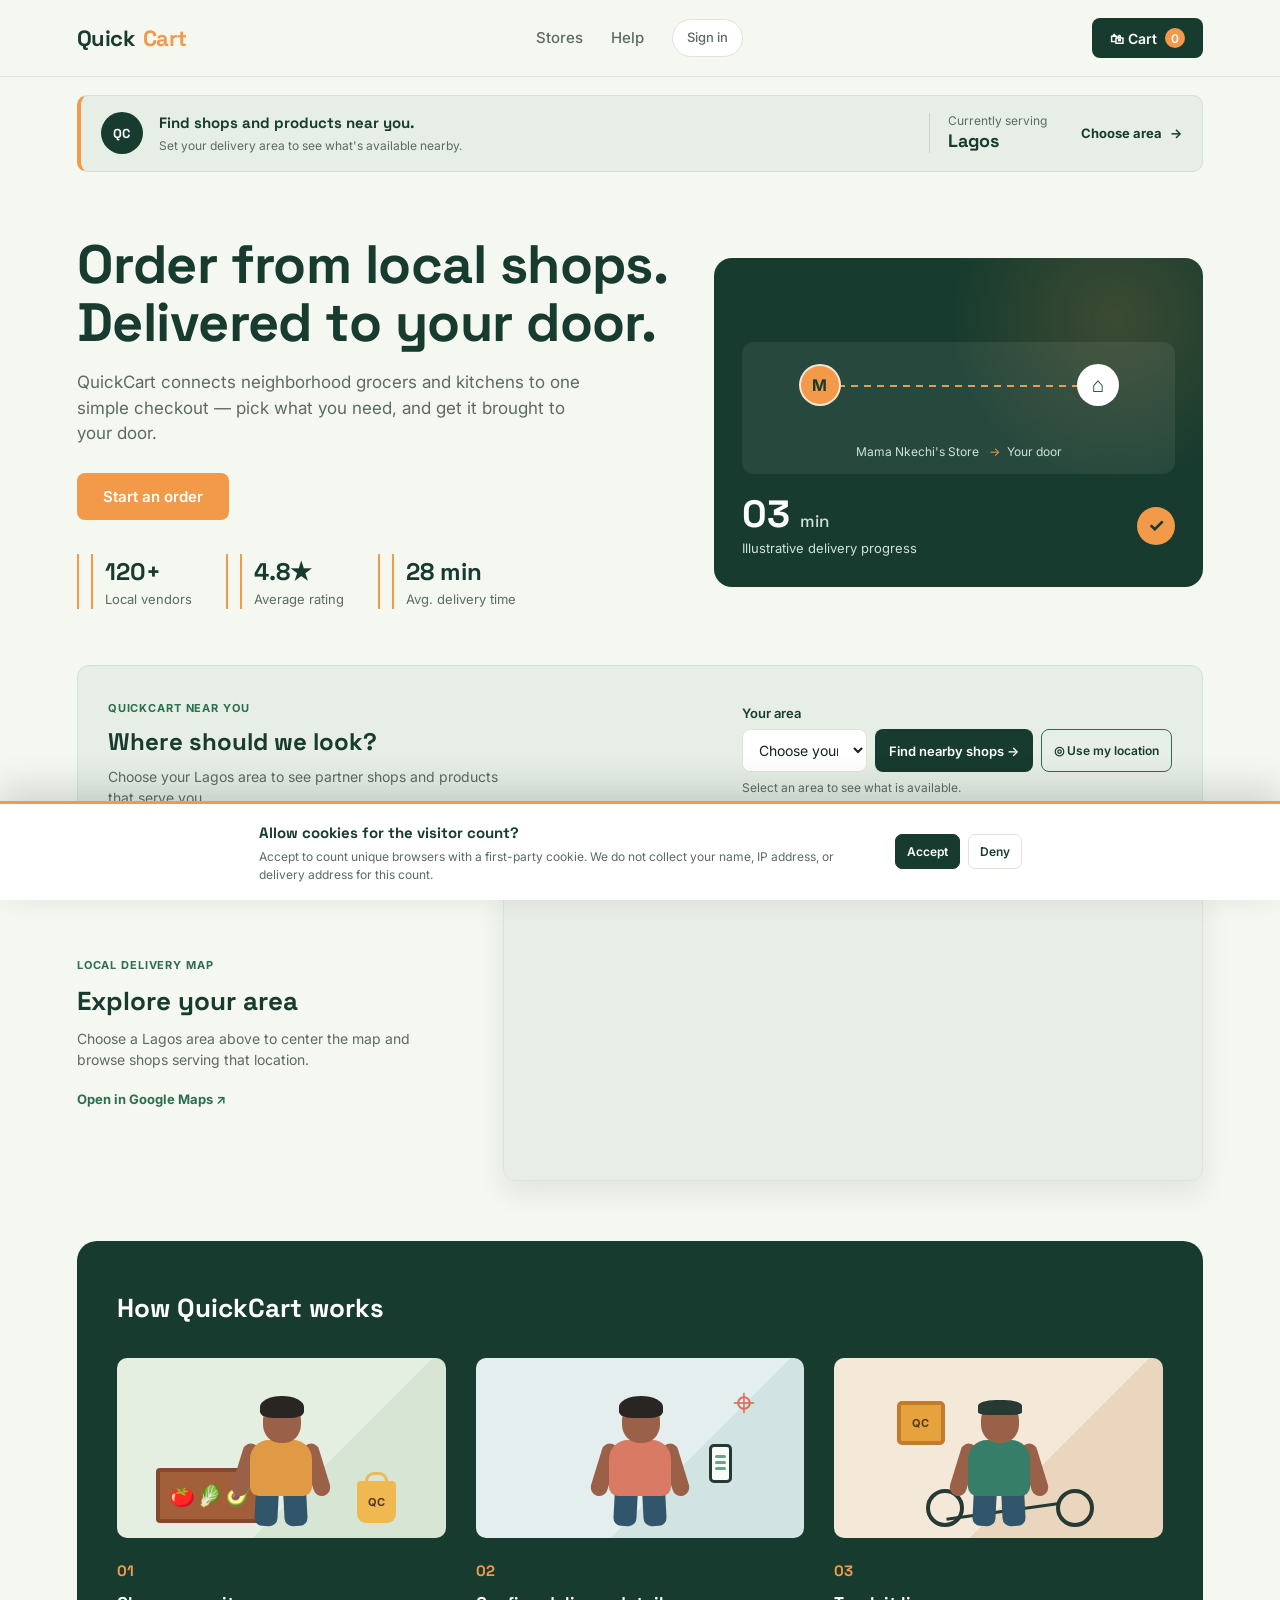
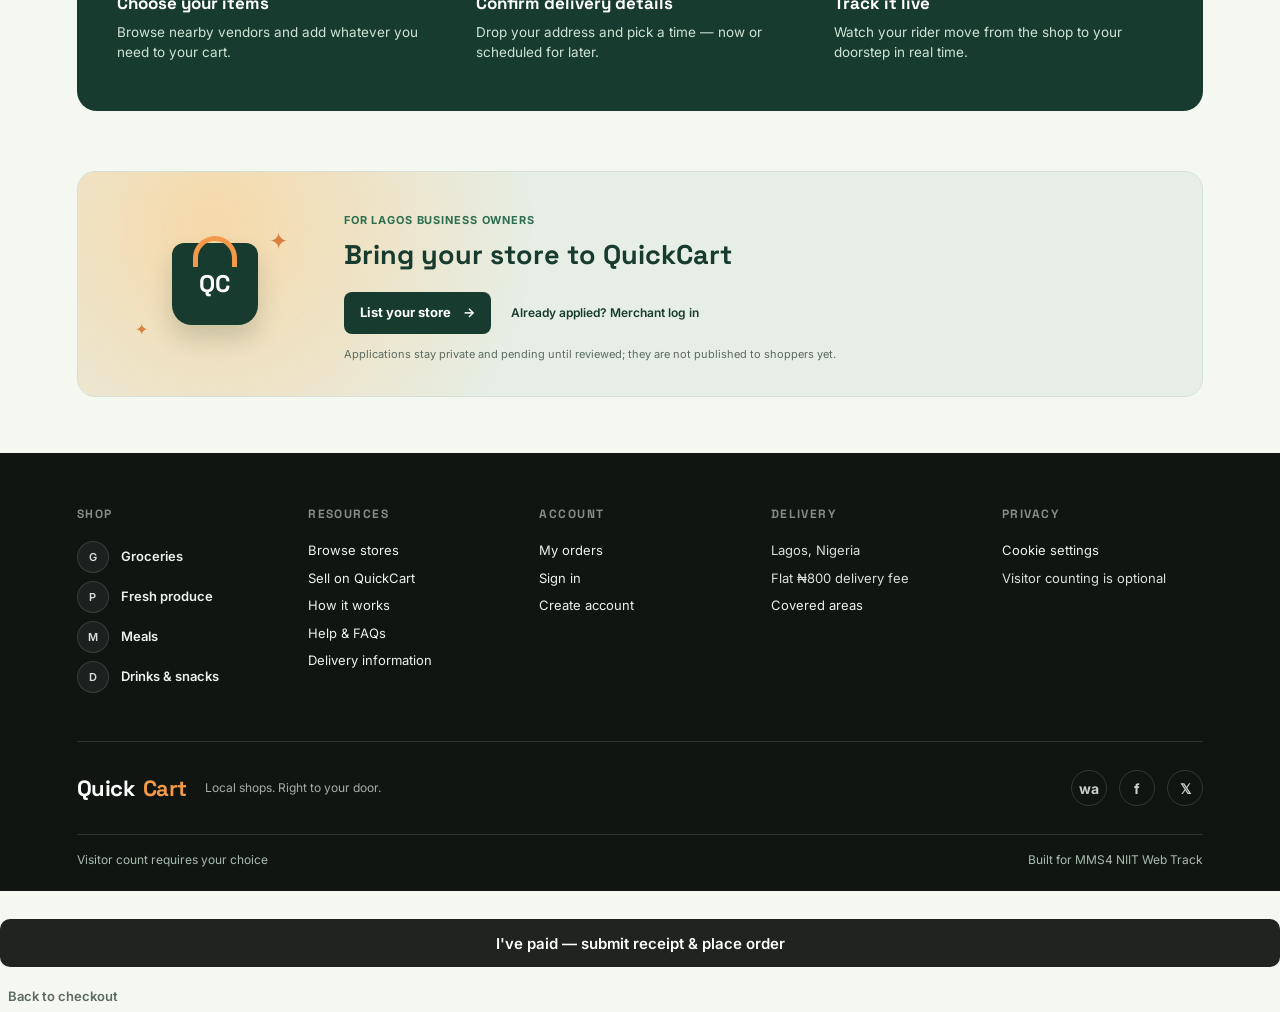
<file: src/main/resources/static/index.html>
<!DOCTYPE html>
<html lang="en">
<head>
<meta charset="UTF-8">
<meta name="viewport" content="width=device-width, initial-scale=1.0">
<title>QuickCart — Local Delivery</title>
<link rel="preconnect" href="https://fonts.googleapis.com">
<link href="https://fonts.googleapis.com/css2?family=Space+Grotesk:wght@500;600;700&family=Inter:wght@400;500;600&display=swap" rel="stylesheet">
<link rel="stylesheet" href="style.css">
</head>
<body>

<header>
  <a href="index.html" class="brand">Quick<span>Cart</span></a>
  <nav><ul id="accountNav">
    <li><a>Groceries</a></li>
    <li><a>Meals</a></li>
  </ul></nav>
  <button class="cart-btn" id="cartButton" onclick="openCart()">
    🛍 Cart <span class="cart-count" id="cartCount">0</span>
  </button>
</header>

<div class="delivery-banner">
  <div class="banner-mark">QC</div>
  <div class="banner-copy">
    <strong>Find shops and products near you.</strong>
    <span>Set your delivery area to see what's available nearby.</span>
  </div>
  <div class="banner-action"><span>Currently serving</span><strong>Lagos</strong></div>
  <a href="#location" class="banner-link">Choose area <span aria-hidden="true">→</span></a>
</div>

<div class="hero">
  <div>
    <h1>Order from local shops.<br>Delivered to your door.</h1>
    <p>QuickCart connects neighborhood grocers and kitchens to one simple checkout — pick what you need, and get it brought to your door.</p>
    <button class="cta" onclick="document.getElementById('location').scrollIntoView({behavior:'smooth'})">Start an order</button>
    <div class="hero-stats">
      <div><div class="num">120+</div><div class="lbl">Local vendors</div></div>
      <div><div class="num">4.8★</div><div class="lbl">Average rating</div></div>
      <div><div class="num">28 min</div><div class="lbl">Avg. delivery time</div></div>
    </div>
  </div>
  <div class="hero-visual">
    
    <div class="route-map" aria-hidden="true">
      <div class="route-line"></div>
      <div class="route-stop shop-stop">M</div>
      <div class="route-stop home-stop">⌂</div>
      <div class="route-caption">Mama Nkechi's Store <span>→</span>Your door</div>
    </div>
    <div class="order-status">
      <div>
        <div class="eta">03 <span>min</span></div>
        <div class="eta-lbl">Illustrative delivery progress</div>
      </div>
      <div class="status-mark">✓</div>
    </div>
  
  </div>
</div>

<section class="location-section" id="location">
  <div class="location-intro">
    <span class="location-kicker">QUICKCART NEAR YOU</span>
    <h2>Where should we look?</h2>
    <p>Choose your Lagos area to see partner shops and products that serve you.</p>
  </div>
  <div class="location-form">
    <label for="locationCity">Your area</label>
    <div class="location-controls">
      <select id="locationCity">
        <option value="">Choose your area</option>
        <option value="Agege">Agege</option>
        <option value="Alimosho">Alimosho</option>
        <option value="Ajah">Ajah</option>
        <option value="Badagry">Badagry</option>
        <option value="Epe">Epe</option>
        <option value="Ikeja">Ikeja</option>
        <option value="Kosofe">Kosofe</option>
        <option value="Lekki">Lekki</option>
        <option value="Ojo">Ojo</option>
        <option value="Somolu">Somolu</option>
        <option value="Surulere">Surulere</option>
        <option value="Victoria Island">Victoria Island</option>
        <option value="Yaba">Yaba</option>
      </select>
      <button class="location-submit" type="button" onclick="findNearbyShops()">Find nearby shops <span aria-hidden="true">→</span></button>
      <button class="location-gps" type="button" onclick="useMyLocation()">◎ Use my location</button>
    </div>
    <p class="location-status" id="locationStatus" role="status">Select an area to see what is available.</p>
  </div>
</section>

<section class="map-section" aria-labelledby="mapHeading">
  <div class="map-info">
    <span class="location-kicker">LOCAL DELIVERY MAP</span>
    <h2 id="mapHeading">Explore your area</h2>
    <p id="mapDescription">Choose a Lagos area above to center the map and browse shops serving that location.</p>
    <a id="googleMapLink" href="https://www.google.com/maps/search/?api=1&query=Lagos%2C%20Nigeria" target="_blank" rel="noopener noreferrer">Open in Google Maps <span aria-hidden="true">↗</span></a>
  </div>
  <div class="map-frame">
    <iframe id="googleMap" title="Google Map of Lagos delivery area" loading="lazy" referrerpolicy="no-referrer-when-downgrade" src="https://maps.google.com/maps?q=Lagos%2C%20Nigeria&output=embed"></iframe>
  </div>
</section>

<section id="shop" hidden>
  <div class="section-head">
    <div>
      <h2 id="shopHeading">Shops near you</h2>
      <p id="shopSubheading">Available shops and products for your selected area.</p>
    </div>
    <div class="filters">
      <button class="active" onclick="filterCat('all',this)">All</button>
      <button onclick="filterCat('grocery',this)">Groceries</button>
      <button onclick="filterCat('produce',this)">Produce</button>
      <button onclick="filterCat('meal',this)">Meals</button>
      <button onclick="filterCat('bakery',this)">Bakery</button>
      <button onclick="filterCat('drink',this)">Drinks</button>
      <button onclick="filterCat('snack',this)">Snacks</button>
      <button onclick="filterCat('household',this)">Household</button>
      <button onclick="filterCat('personal',this)">Personal care</button>
    </div>
  </div>
  <div class="store-grid" id="storeGrid"></div>
  <h3 class="products-heading">Products from these shops</h3>
  <div class="grid" id="productGrid"></div>
</section>

<div class="how" id="how">
  <h2>How QuickCart works</h2>
  <div class="how-grid">
    <div class="step">
      <div class="step-art step-art-shop" aria-hidden="true">
        <div class="market-crate"><span>🍅</span><span>🥬</span><span>🥑</span></div>
        <div class="person person-shopper">
          <div class="person-hair"></div><div class="person-head"></div>
          <div class="person-arm person-arm-left"></div><div class="person-arm person-arm-right"></div>
          <div class="person-body"></div><div class="person-leg person-leg-left"></div><div class="person-leg person-leg-right"></div>
        </div>
        <div class="shopper-tote">QC</div>
      </div>
      <div class="n">01</div>
      <h3>Choose your items</h3>
      <p>Browse nearby vendors and add whatever you need to your cart.</p>
    </div>
    <div class="step">
      <div class="step-art step-art-address" aria-hidden="true">
        <div class="address-pin">⌖</div>
        <div class="person person-customer">
          <div class="person-hair"></div><div class="person-head"></div>
          <div class="person-arm person-arm-left"></div><div class="person-arm person-arm-right"></div>
          <div class="person-body"></div><div class="person-leg person-leg-left"></div><div class="person-leg person-leg-right"></div>
        </div>
        <div class="customer-phone"><span></span><span></span><span></span></div>
      </div>
      <div class="n">02</div>
      <h3>Confirm delivery details</h3>
      <p>Drop your address and pick a time — now or scheduled for later.</p>
    </div>
    <div class="step">
      <div class="step-art step-art-delivery" aria-hidden="true">
        <div class="delivery-box">QC</div>
        <div class="person person-rider">
          <div class="person-hair"></div><div class="person-head"></div>
          <div class="person-arm person-arm-left"></div><div class="person-arm person-arm-right"></div>
          <div class="person-body"></div><div class="person-leg person-leg-left"></div><div class="person-leg person-leg-right"></div>
        </div>
        <div class="delivery-wheel delivery-wheel-left"></div><div class="delivery-wheel delivery-wheel-right"></div>
        <div class="delivery-bike"></div>
      </div>
      <div class="n">03</div>
      <h3>Track it live</h3>
      <p>Watch your rider move from the shop to your doorstep in real time.</p>
    </div>
  </div>
</div>

<section class="merchant-cta-section" aria-labelledby="merchantCtaTitle">
  <div class="merchant-cta-art" aria-hidden="true">
    <span class="merchant-cta-bag">QC</span>
    <span class="merchant-cta-spark merchant-spark-one">✦</span>
    <span class="merchant-cta-spark merchant-spark-two">✦</span>
  </div>
  <div class="merchant-cta-copy">
    <span class="location-kicker">FOR LAGOS BUSINESS OWNERS</span>
    <h2 id="merchantCtaTitle">Bring your store to QuickCart</h2>
   
    <div class="merchant-cta-actions">
      <a class="merchant-cta-button" href="merchant-signup.html">List your store <span aria-hidden="true">→</span></a>
      <a class="merchant-login-link" href="merchant-login.html">Already applied? Merchant log in</a>
    </div>
    <small>Applications stay private and pending until reviewed; they are not published to shoppers yet.</small>
  </div>
</section>

<footer class="site-footer">
  <div class="footer-sitemap">
    <div class="footer-column footer-products">
      <h3>Shop</h3>
      <a href="#location"><span class="footer-product-icon">G</span> Groceries</a>
      <a href="#location"><span class="footer-product-icon">P</span> Fresh produce</a>
      <a href="#location"><span class="footer-product-icon">M</span> Meals</a>
      <a href="#location"><span class="footer-product-icon">D</span> Drinks & snacks</a>
    </div>
    <div class="footer-column">
      <h3>Resources</h3>
      <a href="stores.html">Browse stores</a>
      <a href="merchant-signup.html">Sell on QuickCart</a>
      <a href="#how">How it works</a>
      <a href="help.html">Help & FAQs</a>
      <a href="help.html">Delivery information</a>
      
    </div>
    <div class="footer-column">
      <h3>Account</h3>
      <a href="orders.html">My orders</a>
      <a href="login.html">Sign in</a>
      <a href="signup.html">Create account</a>
    </div>
    <div class="footer-column">
      <h3>Delivery</h3>
      <span>Lagos, Nigeria</span>
      <span>Flat ₦800 delivery fee</span>
      <a href="stores.html">Covered areas</a>
    </div>
    <div class="footer-column">
      <h3>Privacy</h3>
      <a href="#visitorCount" onclick="openVisitorCookieSettings(event)">Cookie settings</a>
      <span>Visitor counting is optional</span>
    </div>
  </div>
  <div class="footer-brandbar">
    <div class="footer-brand-lockup">
      <a href="index.html" class="brand footer-brand">Quick<span>Cart</span></a>
      <span>Local shops. Right to your door.</span>
    </div>
    <div class="footer-socials" aria-label="Share QuickCart">
      <a href="#" aria-label="Share QuickCart on WhatsApp" title="Share on WhatsApp" onclick="shareQuickCart('whatsapp', event)">wa</a>
      <a href="#" aria-label="Share QuickCart on Facebook" title="Share on Facebook" onclick="shareQuickCart('facebook', event)">f</a>
      <a href="#" aria-label="Share QuickCart on X" title="Share on X" onclick="shareQuickCart('x', event)">𝕏</a>
    </div>
  </div>

  <div class="footer-bottom">
    
    <span id="visitorCount">Visitor count requires your choice</span>
    <span>Built for MMS4 NIIT Web Track</span>
  </div>
</footer>

<div class="overlay" id="overlay" onclick="closeCart()"></div>
<div class="drawer" id="drawer">
  <div class="drawer-head">
    <h3>Your cart</h3>
    <button class="close-btn" onclick="closeCart()">✕</button>
  </div>
  <div class="drawer-items" id="drawerItems"></div>
  <div class="drawer-foot">
    <div class="field" id="addressField" style="display:none;">
      <label for="streetAddress">Street address</label>
      <input type="text" id="streetAddress" placeholder="e.g. 14 Adeola Street">

      <div class="delivery-row">
        <div class="delivery-col">
          <label for="citySelect">City</label>
          <select id="citySelect">
            <option value="">Choose city</option>
            <option value="Agege">Agege</option>
            <option value="Alimosho">Alimosho</option>
            <option value="Ajah">Ajah</option>
            <option value="Badagry">Badagry</option>
            <option value="Epe">Epe</option>
            <option value="Ikeja">Ikeja</option>
            <option value="Kosofe">Kosofe</option>
            <option value="Lekki">Lekki</option>
            <option value="Ojo">Ojo</option>
            <option value="Somolu">Somolu</option>
            <option value="Surulere">Surulere</option>
            <option value="Victoria Island">Victoria Island</option>
            <option value="Yaba">Yaba</option>
          </select>
        </div>

        <div class="delivery-col">
          <label for="stateSelect">State</label>
          <select id="stateSelect">
            <option value="Lagos" selected>Lagos</option>
          </select>
        </div>
      </div>
    </div>
    <div class="row"><span>Subtotal</span><span id="subtotal">₦0</span></div>
    <div class="row"><span>Delivery fee</span><span id="deliveryFee">₦0</span></div>
    <div class="row total"><span>Total</span><span id="total">₦0</span></div>
    <button class="checkout-btn" id="checkoutBtn" onclick="checkout()" disabled>Place order</button>
  </div>
</div>

<div class="payment-modal" id="paymentModal" hidden>
  <section class="payment-dialog" role="dialog" aria-modal="true" aria-labelledby="paymentTitle" aria-describedby="paymentNotice">
    <span class="success-eyebrow">CHECKOUT · FINAL STEP</span>
    <h2 id="paymentTitle">Pay by bank transfer</h2>
    <p class="payment-total-label">Order total</p>
    <p class="payment-total" id="paymentTotal">₦0</p>

    <div class="payment-account">
      <strong class="payment-account-title">Transfer to this account</strong>
      <div class="payment-account-row" id="bankNameRow" hidden>
        <span>Bank</span><b id="bankName"></b>
      </div>
      <div class="payment-account-row">
        <span>Account name</span><b>Caleb Adesunloye</b>
      </div>
      <div class="payment-account-row">
        <span>Account number</span>
        <b id="accountNumber">8158865442</b>
        <button type="button" class="payment-copy" id="copyAccountBtn" onclick="copyAccountNumber()">Copy</button>
      </div>
    </div>

    <label class="receipt-upload" for="receiptInput" tabindex="0" onkeydown="if(event.key==='Enter'||event.key===' '){event.preventDefault();document.getElementById('receiptInput').click();}">
      <strong>Upload payment receipt</strong>
      <span id="receiptName">Tap to choose a screenshot, photo or PDF (max 5MB)</span>
      <input type="file" id="receiptInput" accept="image/jpeg,image/png,image/webp,application/pdf" onchange="onReceiptChosen(this)" hidden>
    </label>

    
      <strong>Payment confirmation may take up to 24 hours</strong>
      <span>After you upload your receipt, we verify the transfer manually. Your order shows as “awaiting confirmation” until then.</span>
    </div>

    <p class="payment-error" id="paymentError" role="alert" hidden></p>

    <button type="button" class="success-done" id="paymentSubmit" onclick="submitPaidOrder()" disabled>I've paid — submit receipt &amp; place order</button>
    <button type="button" class="payment-cancel" id="cancelPayment" onclick="closePaymentModal()">Back to checkout</button>
  </section>
</div>

<div class="order-success-modal" id="orderSuccessModal" hidden>
  <section class="order-success-dialog" role="dialog" aria-modal="true" aria-labelledby="orderSuccessTitle" aria-describedby="orderSuccessMessage">
    <div class="success-icon" aria-hidden="true">
      <svg viewBox="0 0 72 72" focusable="false">
        <path class="success-badge" d="M36 3.5 44 8l9.2-.5 5 7.8 8.5 3.4.6 9.2 5.2 7.6-4.2 8.2.5 9.2-7.8 5-3.4 8.5-9.2.6L36 72l-8.2-4.2-9.2.5-5-7.8-8.5-3.4-.6-9.2L-.7 40.3l4.2-8.2-.5-9.2 7.8-5 3.4-8.5 9.2-.6z" transform="translate(1 0)"/>
        <path class="success-check" d="m22 37 9 9 20-21"/>
      </svg>
    </div>
    <span class="success-eyebrow">ORDER CONFIRMED</span>
    <h2 id="orderSuccessTitle">Successful</h2>
    <p id="orderSuccessMessage">Your order has been placed successfully.</p>
    <p class="success-reference" id="orderSuccessReference"></p>
    <button type="button" class="success-done" id="orderSuccessDone" onclick="closeOrderSuccess()">Done</button>
    <a class="success-orders-link" href="orders.html">View my orders</a>
  </section>
</div>

<script src="common.js"></script>
<script>
let PRODUCTS = [];
let NEARBY_STORES = [];
let cart = {}; // {id: qty}
let currentFilter = 'all';
let previousFocus = null;
let isSubmittingOrder = false;

function setMapLocation(query, description, title) {
  const encodedQuery = encodeURIComponent(query);
  const map = document.getElementById('googleMap');
  map.src = `https://maps.google.com/maps?q=${encodedQuery}&output=embed`;
  map.title = title;
  document.getElementById('mapDescription').textContent = description;
  document.getElementById('googleMapLink').href = `https://www.google.com/maps/search/?api=1&query=${encodedQuery}`;
}

function shareQuickCart(platform, event) {
  event.preventDefault();
  const pageUrl = encodeURIComponent(window.location.href);
  const message = encodeURIComponent('Find local shops and products with QuickCart');
  const shareUrls = {
    whatsapp: `https://wa.me/?text=${message}%20${pageUrl}`,
    facebook: `https://www.facebook.com/sharer/sharer.php?u=${pageUrl}`,
    x: `https://twitter.com/intent/tweet?url=${pageUrl}&text=${message}`
  };
  window.open(shareUrls[platform], '_blank', 'noopener,noreferrer');
}

function useMyLocation() {
  const status = document.getElementById('locationStatus');
  if (!navigator.geolocation) {
    status.textContent = 'Location is not available in this browser. Choose your area from the list.';
    return;
  }

  status.textContent = 'Requesting your location permission...';
  navigator.geolocation.getCurrentPosition(position => {
    const coordinates = `${position.coords.latitude},${position.coords.longitude}`;
    setMapLocation(coordinates, 'Map centered on your device location. Confirm your Lagos area above to see shops serving you.', 'Google Map centered on your device location');
    status.textContent = 'Your location is on the map. Choose your Lagos area to find nearby shops.';
  }, error => {
    const message = error.code === error.PERMISSION_DENIED
      ? 'Location permission was denied. Choose your area from the list instead.'
      : 'Could not get your location. Choose your area from the list instead.';
    status.textContent = message;
  }, { enableHighAccuracy: false, timeout: 10000, maximumAge: 60000 });
}

async function findNearbyShops(shouldScroll = true) {
  const city = document.getElementById('locationCity').value;
  const status = document.getElementById('locationStatus');
  const shopSection = document.getElementById('shop');

  if (!city) {
    showToast('Choose your area first', true);
    return;
  }

  setMapLocation(`${city}, Lagos, Nigeria`, `Map centered on ${city}, Lagos. Shops shown below serve this area.`, `Google Map of ${city}, Lagos`);
  if (localStorage.getItem('qc_delivery_city') && localStorage.getItem('qc_delivery_city') !== city) {
    cart = {};
    updateCart();
  }
  status.textContent = `Looking for shops in ${city}...`;
  shopSection.hidden = true;

  try {
    const stores = await api(`/api/stores?city=${encodeURIComponent(city)}`);
    if (stores.length === 0) {
      NEARBY_STORES = [];
      PRODUCTS = [];
      localStorage.removeItem('qc_delivery_city');
      updateCart();
      status.textContent = `No partner shops serve ${city} yet. Try another Lagos area.`;
      return;
    }

    localStorage.setItem('qc_delivery_city', city);
    document.getElementById('citySelect').value = city;
    document.getElementById('shopHeading').textContent = `Shops near ${city}`;
    document.getElementById('shopSubheading').textContent = `Partner shops and their available products in ${city}.`;
    NEARBY_STORES = stores;
    PRODUCTS = stores.flatMap(store => store.products.map(product => ({ ...product, storeName: store.name })));
    updateCart();
    renderStores();
    renderGrid();
    shopSection.hidden = false;
    status.textContent = `${stores.length} partner shop${stores.length === 1 ? '' : 's'} found in ${city}.`;
    if (shouldScroll) shopSection.scrollIntoView({ behavior: 'smooth', block: 'start' });
  } catch (err) {
    status.textContent = err.message;
  }
}

function renderStores() {
  document.getElementById('storeGrid').innerHTML = NEARBY_STORES.map(store => `
    <article class="store-card">
      <div class="store-card-top">
        <div class="store-icon">${store.icon}</div>
        <div>
          <h3>${store.name}</h3>
          <p>${store.category}</p>
        </div>
      </div>
      <div class="store-card-bottom">
        <span>Serving ${document.getElementById('locationCity').value}</span>
        <strong>${store.products.length} items</strong>
      </div>
    </article>
  `).join('');
}

function restoreDeliveryArea() {
  const requestedCity = new URLSearchParams(window.location.search).get('area');
  const savedCity = requestedCity || localStorage.getItem('qc_delivery_city');
  if (!savedCity) return;
  const locationSelect = document.getElementById('locationCity');
  locationSelect.value = savedCity;
  if (locationSelect.value) findNearbyShops(Boolean(requestedCity));
}

function renderGrid(){
  const grid = document.getElementById('productGrid');
  const items = PRODUCTS.filter(p => currentFilter==='all' || p.cat===currentFilter);
  if (items.length === 0) {
    grid.innerHTML = '<p class="empty-results">No products in this category at your nearby shops.</p>';
    return;
  }
  grid.innerHTML = items.map(p => `
    <div class="card">
      <div class="card-img">${p.icon}</div>
      <h3>${p.name}</h3>
      <p class="desc">${p.desc}</p>
      <p class="product-store">${p.storeName}</p>
      <div class="card-foot">
        <span class="price">${money(p.price)}</span>
        <button class="add-btn" onclick="addToCart(${p.id})">+</button>
      </div>
    </div>
  `).join('');
}

function filterCat(cat, btn){
  currentFilter = cat;
  document.querySelectorAll('.filters button').forEach(b=>b.classList.remove('active'));
  btn.classList.add('active');
  renderGrid();
}

function addToCart(id){
  cart[id] = (cart[id] || 0) + 1;
  updateCart();
  showToast('Added to cart');
}

function changeQty(id, delta){
  cart[id] = (cart[id]||0) + delta;
  if(cart[id] <= 0) delete cart[id];
  updateCart();
}

function updateCart(){
  const ids = Object.keys(cart);
  const count = ids.reduce((s,id)=>s+cart[id],0);
  document.getElementById('cartCount').textContent = count;

  const drawerItems = document.getElementById('drawerItems');
  if(ids.length === 0){
    drawerItems.innerHTML = `<div class="empty-msg">Your cart is empty.<br>Add something tasty from the shop.</div>`;
  } else {
    drawerItems.innerHTML = ids.map(id=>{
      const p = PRODUCTS.find(x=>x.id==id);
      return `
        <div class="cart-line">
          <div class="ic">${p.icon}</div>
          <div class="info">
            <div class="nm">${p.name}</div>
            <div class="pr">${money(p.price)}</div>
          </div>
          <div class="qty">
            <button onclick="changeQty(${id},-1)">−</button>
            <span>${cart[id]}</span>
            <button onclick="changeQty(${id},1)">+</button>
          </div>
        </div>
      `;
    }).join('');
  }

  const subtotal = ids.reduce((s,id)=> s + PRODUCTS.find(x=>x.id==id).price * cart[id], 0);
  const fee = subtotal > 0 ? 800 : 0;
  document.getElementById('subtotal').textContent = money(subtotal);
  document.getElementById('deliveryFee').textContent = money(fee);
  document.getElementById('total').textContent = money(subtotal + fee);
  document.getElementById('checkoutBtn').disabled = subtotal === 0;
  document.getElementById('addressField').style.display = subtotal > 0 ? 'block' : 'none';
}

function openCart(){
  document.getElementById('drawer').classList.add('open');
  document.getElementById('overlay').classList.add('open');
}
function closeCart(){
  document.getElementById('drawer').classList.remove('open');
  document.getElementById('overlay').classList.remove('open');
}

function showOrderSuccess(order){
  const modal = document.getElementById('orderSuccessModal');
  const message = document.getElementById('orderSuccessMessage');
  const reference = document.getElementById('orderSuccessReference');
  previousFocus = document.getElementById('cartButton');
  message.textContent = `Your order${order?.total != null ? ` of ${money(order.total)}` : ''} has been placed. We received your receipt, and payment confirmation may take up to 24 hours.`;
  reference.textContent = order?.id ? `Order #${order.id}` : '';
  modal.hidden = false;
  document.body.classList.add('modal-open');
  document.getElementById('orderSuccessDone').focus();
}

function closeOrderSuccess(){
  const modal = document.getElementById('orderSuccessModal');
  if (modal.hidden) return;
  modal.hidden = true;
  document.body.classList.remove('modal-open');
  if (previousFocus instanceof HTMLElement) previousFocus.focus();
}

function openPaymentModal(){
  const modal = document.getElementById('paymentModal');
  document.getElementById('paymentTotal').textContent = document.getElementById('total').textContent;
  previousFocus = document.getElementById('checkoutBtn');
  modal.hidden = false;
  document.body.classList.add('modal-open');
  resetReceipt();
  document.getElementById('copyAccountBtn').focus();
}

function closePaymentModal(){
  const modal = document.getElementById('paymentModal');
  if (modal.hidden || isSubmittingOrder) return;
  modal.hidden = true;
  document.body.classList.remove('modal-open');
  if (previousFocus instanceof HTMLElement) previousFocus.focus();
}

document.addEventListener('keydown', event => {
  const modal = document.getElementById('paymentModal').hidden
    ? document.getElementById('orderSuccessModal')
    : document.getElementById('paymentModal');
  if (modal.hidden) return;
  if (event.key === 'Escape') {
    if (modal.id === 'paymentModal') closePaymentModal();
    else closeOrderSuccess();
    return;
  }
  if (event.key === 'Tab') {
    const focusable = modal.querySelectorAll('button:not([disabled]), a[href], label[tabindex="0"]');
    const first = focusable[0];
    const last = focusable[focusable.length - 1];
    if (event.shiftKey && document.activeElement === first) {
      event.preventDefault();
      last.focus();
    } else if (!event.shiftKey && document.activeElement === last) {
      event.preventDefault();
      first.focus();
    }
  }
});

function checkout(){
  if (!getUser()) {
    showToast('Please sign in to place an order', true);
    setTimeout(()=> window.location.href = 'login.html', 900);
    return;
  }
  if (getUser().accountType === 'merchant') {
    showToast('Merchant accounts cannot place customer orders. Log out and use a customer account.', true);
    return;
  }

  const street = document.getElementById('streetAddress').value.trim();
  const city = document.getElementById('citySelect').value.trim();
  const state = document.getElementById('stateSelect').value.trim();

  if (!street) {
    showToast('Please enter your street address', true);
    return;
  }
  if (!city) {
    showToast('Please choose a Lagos city', true);
    return;
  }
  if (!state || state.toLowerCase() !== 'lagos') {
    showToast('QuickCart delivery is only available in Lagos, Lagos State', true);
    return;
  }

  openPaymentModal();
}

// Bank to pay into. Set BANK_NAME to show a "Bank" row in the checkout popup.
const BANK_NAME = 'Moremonee Bank';
const RECEIPT_MAX_BYTES = 5 * 1024 * 1024;
const RECEIPT_HINT = 'Tap to choose a screenshot, photo or PDF (max 5MB)';

if (BANK_NAME) {
  document.getElementById('bankName').textContent = BANK_NAME;
  document.getElementById('bankNameRow').hidden = false;
}

function showPaymentError(message){
  const el = document.getElementById('paymentError');
  el.textContent = message || '';
  el.hidden = !message;
}

function resetReceipt(){
  document.getElementById('receiptInput').value = '';
  document.getElementById('receiptName').textContent = RECEIPT_HINT;
  document.getElementById('paymentSubmit').disabled = true;
  showPaymentError('');
}

function onReceiptChosen(input){
  const file = input.files[0];
  const submit = document.getElementById('paymentSubmit');
  submit.disabled = true;
  showPaymentError('');
  if (!file) { document.getElementById('receiptName').textContent = RECEIPT_HINT; return; }
  const okType = ['image/jpeg', 'image/png', 'image/webp', 'application/pdf'].includes(file.type);
  if (!okType) {
    input.value = '';
    document.getElementById('receiptName').textContent = RECEIPT_HINT;
    showPaymentError('Receipt must be a JPG, PNG, WEBP or PDF file.');
    return;
  }
  if (file.size > RECEIPT_MAX_BYTES) {
    input.value = '';
    document.getElementById('receiptName').textContent = RECEIPT_HINT;
    showPaymentError('Receipt is too large. Maximum size is 5MB.');
    return;
  }
  document.getElementById('receiptName').textContent = file.name;
  submit.disabled = false;
}

async function copyAccountNumber(){
  const button = document.getElementById('copyAccountBtn');
  try {
    await navigator.clipboard.writeText(document.getElementById('accountNumber').textContent.trim());
    button.textContent = 'Copied';
    setTimeout(() => { button.textContent = 'Copy'; }, 1500);
  } catch (err) {
    showToast('Could not copy. Please copy the account number manually.', true);
  }
}

async function submitPaidOrder(){
  if (isSubmittingOrder) return;
  const file = document.getElementById('receiptInput').files[0];
  if (!file) { showPaymentError('Please upload your payment receipt.'); return; }

  const button = document.getElementById('paymentSubmit');
  const street = document.getElementById('streetAddress').value.trim();
  const city = document.getElementById('citySelect').value.trim();
  const state = document.getElementById('stateSelect').value.trim();
  const address = `${street}, ${city}, ${state}`;

  const form = new FormData();
  form.append('order', new Blob(
    [JSON.stringify({ items: cart, address, street, city, state, paymentMethod: 'BANK_TRANSFER' })],
    { type: 'application/json' }
  ));
  form.append('receipt', file);

  isSubmittingOrder = true;
  button.disabled = true;
  button.textContent = 'Uploading receipt...';
  showPaymentError('');
  try {
    const result = await api('/api/orders', { method: 'POST', body: form });
    document.getElementById('paymentModal').hidden = true;
    cart = {};
    updateCart();
    closeCart();
    showOrderSuccess(result.order);
  } catch (err) {
    showPaymentError(err.message);
  } finally {
    isSubmittingOrder = false;
    button.disabled = !document.getElementById('receiptInput').files[0];
    button.textContent = "I've paid — submit receipt & place order";
  }
}

renderAccountNav('accountNav');
restoreDeliveryArea();
updateCart();
</script>

</body>
</html>
</file>
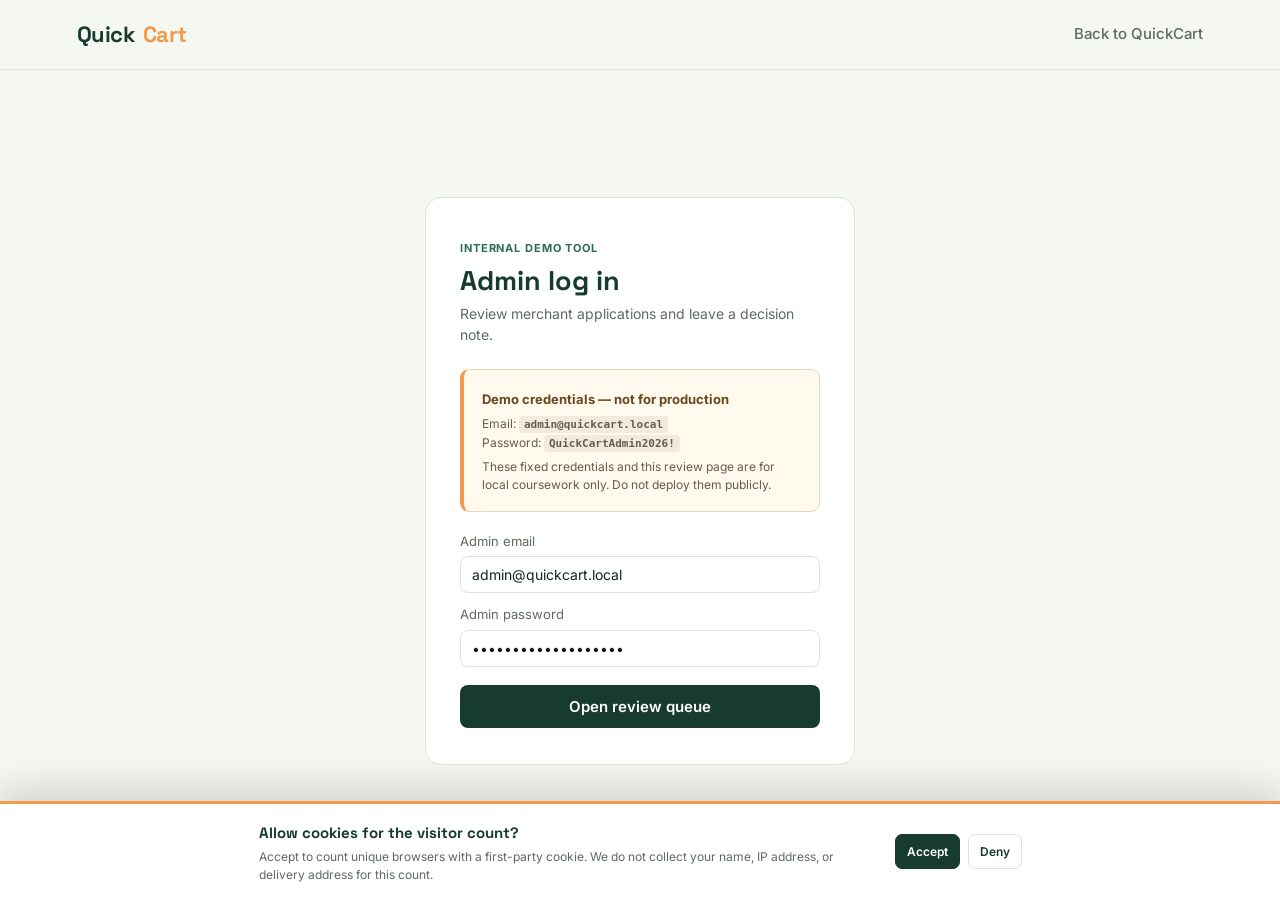
<file: src/main/resources/static/admin-dashboard.html>
<!DOCTYPE html>
<html lang="en">
<head>
<meta charset="UTF-8">
<meta name="viewport" content="width=device-width, initial-scale=1.0">
<title>Merchant review queue — QuickCart</title>
<link rel="preconnect" href="https://fonts.googleapis.com">
<link href="https://fonts.googleapis.com/css2?family=Space+Grotesk:wght@500;600;700&family=Inter:wght@400;500;600&display=swap" rel="stylesheet">
<link rel="stylesheet" href="style.css">
</head>
<body>
<header>
  <a href="index.html" class="brand">Quick<span>Cart</span></a>
  <nav><ul id="adminNav"></ul></nav>
</header>
<main class="merchant-page">
  <div class="merchant-page-heading">
    <span class="location-kicker">ADMIN · DEMO REVIEW</span>
    <h1>Merchant applications</h1>
    <p>Review submitted business profiles. No identity documents are stored in this demo.</p>
  </div>
  <div class="merchant-notice admin-demo-warning">
    <strong>Demo-only review queue</strong>
    <p>Approval records a review decision but does not publish stores to customer search. There is no real KYC verification or secure production admin setup.</p>
  </div>
  <div class="admin-queue-toolbar">
    <label for="statusFilter">Show
      <select id="statusFilter">
        <option value="all">All applications</option>
        <option value="pending_review">Pending review</option>
        <option value="changes_requested">Changes requested</option>
        <option value="approved">Approved</option>
        <option value="rejected">Rejected</option>
      </select>
    </label>
    <button type="button" class="admin-refresh-button" onclick="loadApplications()">Refresh queue</button>
  </div>
  <p class="directory-status" id="queueStatus" role="status">Loading applications…</p>
  <div id="applicationList" class="admin-application-list"></div>
</main>
<script src="common.js"></script>
<script>
if (!getUser() || getUser().accountType !== 'admin' || !getToken()) {
  window.location.replace('admin-login.html');
}
renderAccountNav('adminNav');

let applications = [];
let queueLoading = false;
const statusLabels = {
  pending_review: 'Pending review',
  changes_requested: 'Changes requested',
  approved: 'Approved',
  rejected: 'Rejected'
};

function renderApplications() {
  const filter = document.getElementById('statusFilter').value;
  const visible = filter === 'all' ? applications : applications.filter(application => application.kycStatus === filter);
  const target = document.getElementById('applicationList');
  if (!visible.length) {
    target.innerHTML = '<div class="empty-msg">No applications in this view.</div>';
    return;
  }

  target.innerHTML = visible.map(application => {
    const canReview = ['pending_review', 'changes_requested'].includes(application.kycStatus);
    const areas = (application.serviceAreas || []).map(escapeHtml).join(', ');
    return `
      <article class="admin-application-card">
        <div class="admin-application-top">
          <div>
            <span class="location-kicker">APPLICATION #${escapeHtml(application.id)}</span>
            <h2>${escapeHtml(application.storeName)}</h2>
            <p>${escapeHtml(application.category)} · ${escapeHtml(application.city)}, ${escapeHtml(application.state)}</p>
          </div>
          <span class="merchant-status status-${escapeHtml(application.kycStatus)}">${escapeHtml(statusLabels[application.kycStatus] || application.kycStatus)}</span>
        </div>
        <div class="admin-application-details">
          <p><strong>Owner:</strong> ${escapeHtml(application.ownerName)} · <a href="mailto:${escapeHtml(application.email)}">${escapeHtml(application.email)}</a></p>
          <p><strong>Phone:</strong> ${escapeHtml(application.phone)}</p>
          <p><strong>Address:</strong> ${escapeHtml(application.address)}</p>
          <p><strong>Service areas:</strong> ${areas}</p>
          <p><strong>Description:</strong> ${escapeHtml(application.description || 'No description provided')}</p>
          <p><strong>Submitted:</strong> ${escapeHtml(new Date(application.createdAt).toLocaleString())}</p>
          ${application.reviewNote ? `<p class="admin-review-note"><strong>Previous note:</strong> ${escapeHtml(application.reviewNote)}</p>` : ''}
        </div>
        ${canReview ? `
          <div class="admin-review-controls">
            <label for="review-note-${escapeHtml(application.id)}">Review note <span>(required for reject or request changes)</span>
              <textarea id="review-note-${escapeHtml(application.id)}" rows="2" maxlength="2000" placeholder="Explain your decision or what needs to change"></textarea>
            </label>
            <div class="admin-review-actions">
              <button type="button" class="review-approve" onclick="reviewApplication(${Number(application.id)}, 'approved')">Approve</button>
              <button type="button" class="review-changes" onclick="reviewApplication(${Number(application.id)}, 'changes_requested')">Request changes</button>
              <button type="button" class="review-reject" onclick="reviewApplication(${Number(application.id)}, 'rejected')">Reject</button>
            </div>
          </div>
        ` : `
          <p class="admin-reviewed-meta">Reviewed by ${escapeHtml(application.reviewedBy || 'admin')}${application.reviewedAt ? ` · ${escapeHtml(new Date(application.reviewedAt).toLocaleString())}` : ''}</p>
        `}
      </article>
    `;
  }).join('');
}

async function loadApplications() {
  if (queueLoading) return;
  queueLoading = true;
  const status = document.getElementById('queueStatus');
  status.textContent = 'Loading applications…';
  try {
    const result = await api('/api/admin/merchant-applications');
    applications = result.applications;
    status.textContent = `${applications.length} application${applications.length === 1 ? '' : 's'} total.`;
    renderApplications();
  } catch (error) {
    status.textContent = error.message;
    if (error.message.toLowerCase().includes('admin')) {
      setTimeout(() => window.location.replace('admin-login.html'), 700);
    }
  } finally {
    queueLoading = false;
  }
}

async function reviewApplication(id, decision) {
  const note = document.getElementById(`review-note-${id}`).value.trim();
  if (decision !== 'approved' && !note) {
    showToast('Add a review note for this decision.', true);
    return;
  }
  try {
    await api(`/api/admin/merchant-applications/${id}/review`, {
      method: 'PUT',
      body: JSON.stringify({ decision, note })
    });
    showToast(`Application ${statusLabels[decision].toLowerCase()}.`);
    await loadApplications();
  } catch (error) {
    showToast(error.message, true);
  }
}

document.getElementById('statusFilter').addEventListener('change', renderApplications);
if (getUser()?.accountType === 'admin' && getToken()) loadApplications();
</script>
</body>
</html>
</file>
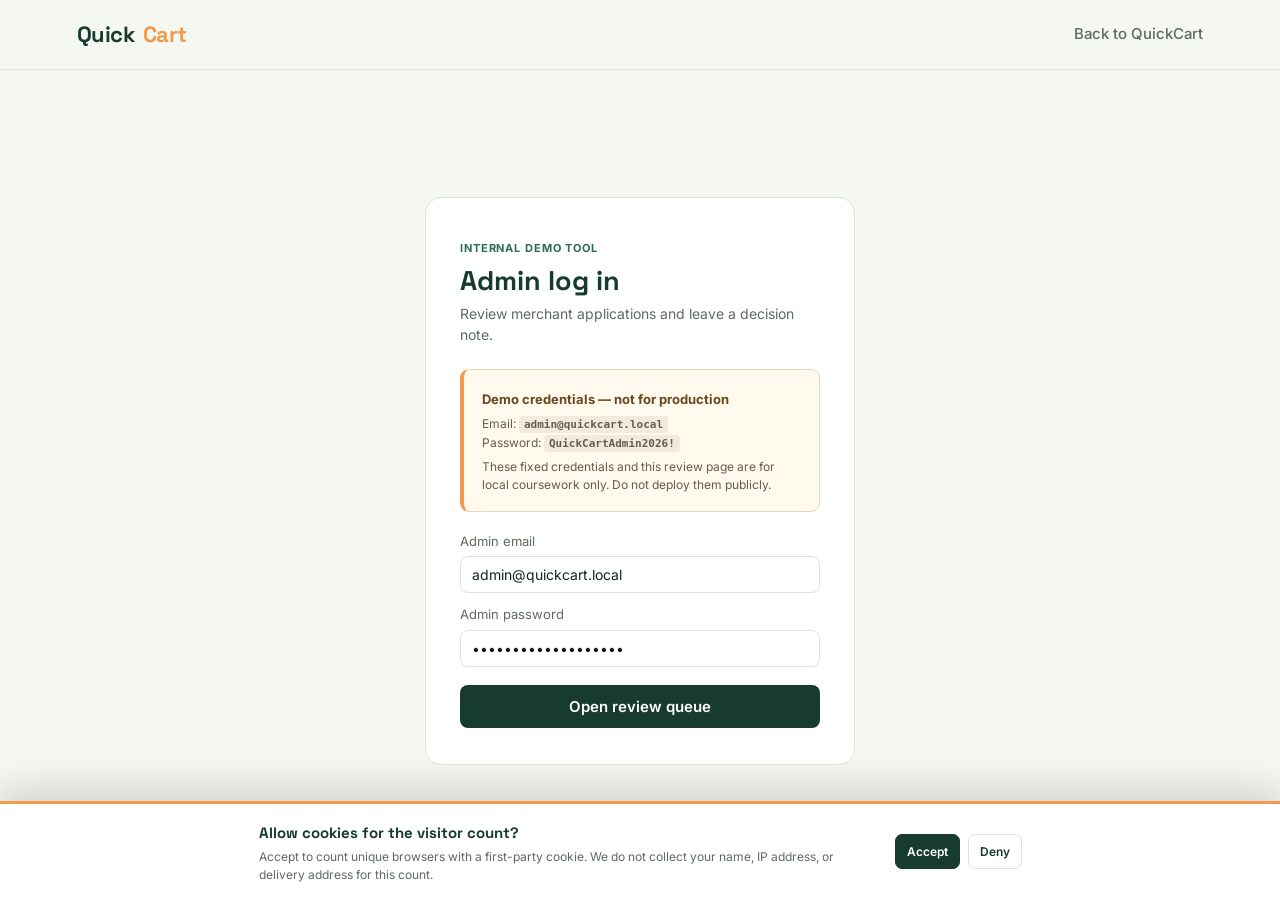
<file: src/main/resources/static/admin-login.html>
<!DOCTYPE html>
<html lang="en">
<head>
<meta charset="UTF-8">
<meta name="viewport" content="width=device-width, initial-scale=1.0">
<title>Admin log in — QuickCart</title>
<link rel="preconnect" href="https://fonts.googleapis.com">
<link href="https://fonts.googleapis.com/css2?family=Space+Grotesk:wght@500;600;700&family=Inter:wght@400;500;600&display=swap" rel="stylesheet">
<link rel="stylesheet" href="style.css">
</head>
<body>
<header>
  <a href="index.html" class="brand">Quick<span>Cart</span></a>
  <nav><ul><li><a href="index.html">Back to QuickCart</a></li></ul></nav>
</header>
<main class="merchant-auth-wrap">
  <section class="auth-card">
    <span class="location-kicker">INTERNAL DEMO TOOL</span>
    <h1>Admin log in</h1>
    <p class="sub">Review merchant applications and leave a decision note.</p>
    <div class="merchant-notice admin-demo-warning">
      <strong>Demo credentials — not for production</strong>
      <p>Email: <code>admin@quickcart.local</code><br>Password: <code>QuickCartAdmin2026!</code></p>
      <p>These fixed credentials and this review page are for local coursework only. Do not deploy them publicly.</p>
    </div>
    <p class="auth-error" id="errorMsg" role="alert"></p>
    <form id="adminLoginForm">
      <div class="field"><label for="email">Admin email</label><input id="email" type="email" autocomplete="username" value="admin@quickcart.local" required></div>
      <div class="field"><label for="password">Admin password</label><input id="password" type="password" autocomplete="current-password" value="QuickCartAdmin2026!" required></div>
      <button class="auth-btn" type="submit" id="adminLoginButton">Open review queue</button>
    </form>
  </section>
</main>
<script src="common.js"></script>
<script>
document.getElementById('adminLoginForm').addEventListener('submit', async event => {
  event.preventDefault();
  const error = document.getElementById('errorMsg');
  const button = document.getElementById('adminLoginButton');
  error.classList.remove('show');
  button.disabled = true;
  try {
    const result = await api('/api/admin/login', {
      method: 'POST',
      body: JSON.stringify({
        email: document.getElementById('email').value.trim(),
        password: document.getElementById('password').value
      })
    });
    setSession(result.token, result.admin);
    window.location.href = 'admin-dashboard.html';
  } catch (err) {
    error.textContent = err.message;
    error.classList.add('show');
  } finally {
    button.disabled = false;
  }
});
</script>
</body>
</html>
</file>
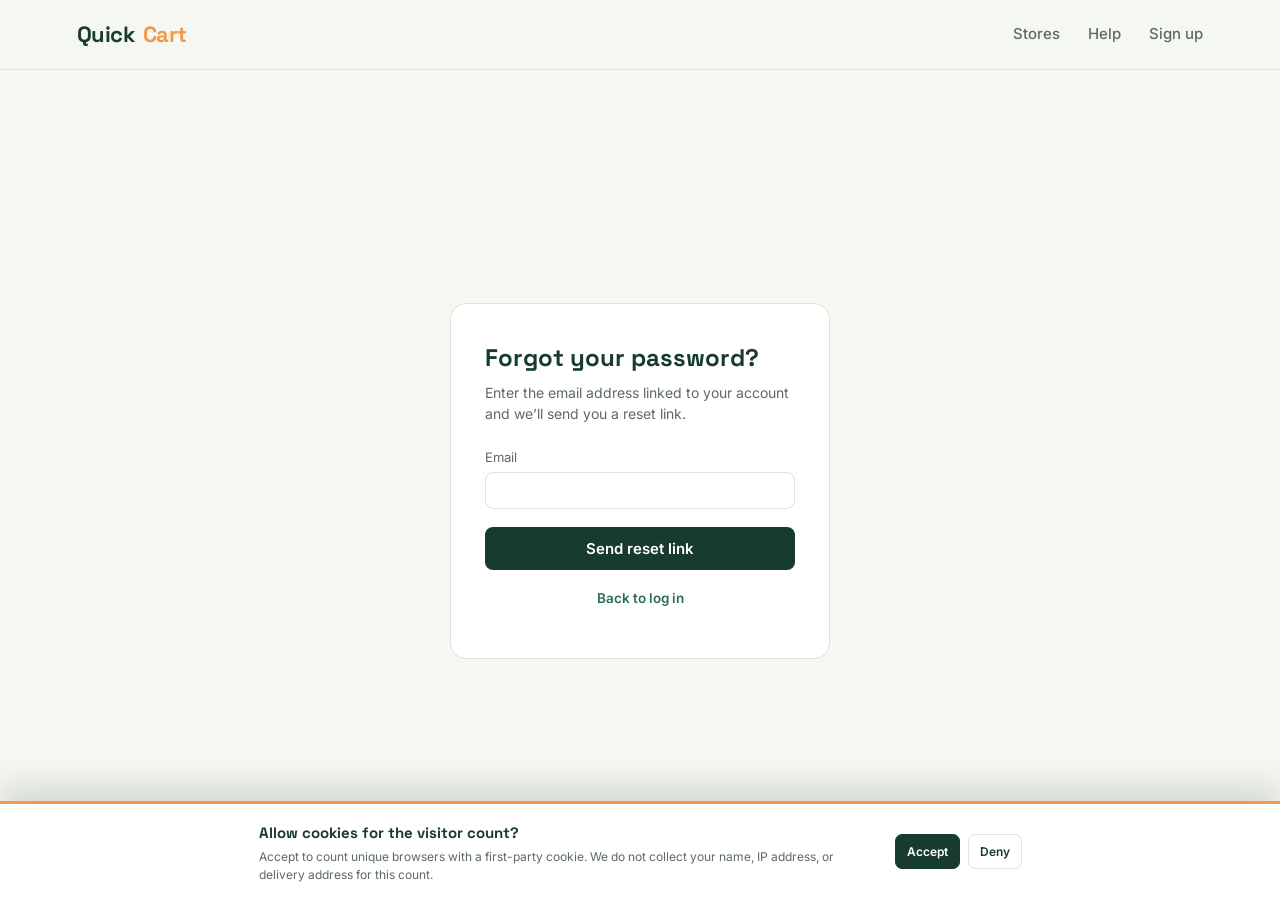
<file: src/main/resources/static/forgot-password.html>
<!DOCTYPE html>
<html lang="en">
<head>
<meta charset="UTF-8">
<meta name="viewport" content="width=device-width, initial-scale=1.0">
<title>Forgot password — QuickCart</title>
<link rel="preconnect" href="https://fonts.googleapis.com">
<link href="https://fonts.googleapis.com/css2?family=Space+Grotesk:wght@500;600;700&family=Inter:wght@400;500;600&display=swap" rel="stylesheet">
<link rel="stylesheet" href="style.css">
</head>
<body>

<header>
  <a href="index.html" class="brand">Quick<span>Cart</span></a>
  <nav><ul>
    <li><a href="stores.html">Stores</a></li>
    <li><a href="help.html">Help</a></li>
    <li><a href="signup.html">Sign up</a></li>
  </ul></nav>
</header>

<main class="auth-wrap">
  <section class="auth-card">
    <h2>Forgot your password?</h2>
    <p class="sub">Enter the email address linked to your account and we’ll send you a reset link.</p>
    <p class="auth-error" id="errorMsg" role="alert"></p>
    <p class="auth-success" id="successMsg" role="status"></p>
    <form id="forgotPasswordForm">
      <div class="field">
        <label for="email">Email</label>
        <input type="email" id="email" autocomplete="email" required>
      </div>
      <button type="submit" class="auth-btn">Send reset link</button>
    </form>
    <p class="auth-switch"><a href="login.html">Back to log in</a></p>
  </section>
</main>

<script src="common.js"></script>
<script>
document.getElementById('forgotPasswordForm').addEventListener('submit', async (event) => {
  event.preventDefault();
  const email = document.getElementById('email').value.trim();
  const errorMessage = document.getElementById('errorMsg');
  const successMessage = document.getElementById('successMsg');
  errorMessage.classList.remove('show');
  successMessage.classList.remove('show');

  try {
    const result = await api('/api/forgot-password', {
      method: 'POST',
      body: JSON.stringify({ email })
    });
    successMessage.textContent = result.message;
    successMessage.classList.add('show');
  } catch (error) {
    errorMessage.textContent = error.message;
    errorMessage.classList.add('show');
  }
});
</script>
</body>
</html>
</file>
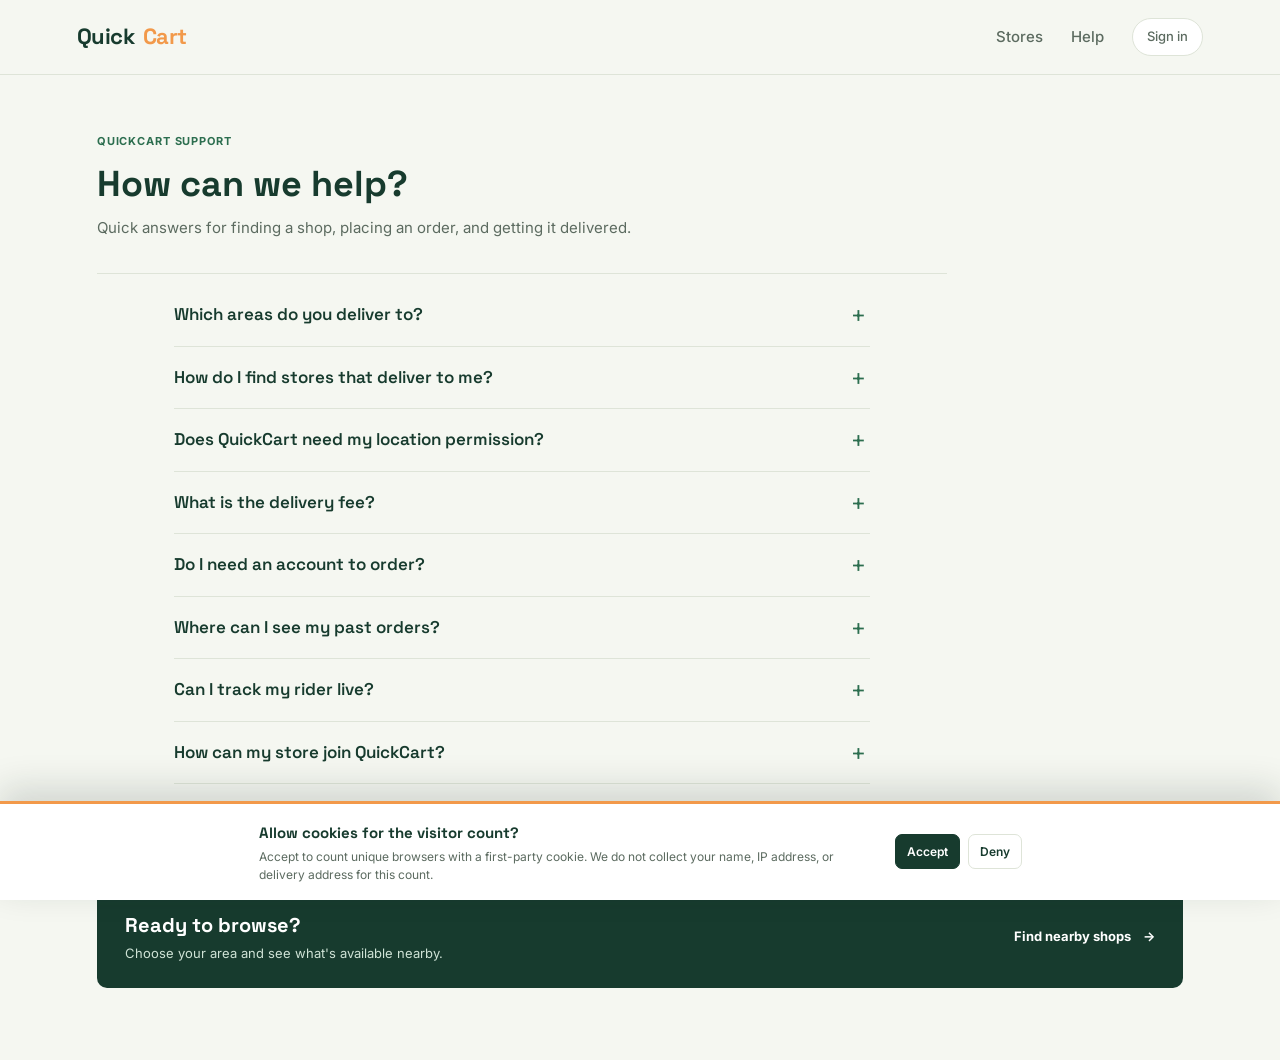
<file: src/main/resources/static/help.html>
<!DOCTYPE html>
<html lang="en">
<head>
<meta charset="UTF-8">
<meta name="viewport" content="width=device-width, initial-scale=1.0">
<title>Help & FAQs — QuickCart</title>
<link rel="preconnect" href="https://fonts.googleapis.com">
<link href="https://fonts.googleapis.com/css2?family=Space+Grotesk:wght@500;600;700&family=Inter:wght@400;500;600&display=swap" rel="stylesheet">
<link rel="stylesheet" href="style.css">
</head>
<body>
<header>
  <a href="index.html" class="brand">Quick<span>Cart</span></a>
  <nav><ul id="accountNav"></ul></nav>
</header>

<main class="help-page">
  <div class="help-heading">
    <span class="location-kicker">QUICKCART SUPPORT</span>
    <h1>How can we help?</h1>
    <p>Quick answers for finding a shop, placing an order, and getting it delivered.</p>
  </div>

  <section class="faq-list" aria-label="Frequently asked questions">
    <details>
      <summary>Which areas do you deliver to?</summary>
      <p>QuickCart's demo shops currently cover Agege, Alimosho, Ikeja, Kosofe, Ajah, Lekki, Victoria Island, Somolu, Surulere, and Yaba. The store directory shows which areas each shop serves.</p>
    </details>
    <details>
      <summary>How do I find stores that deliver to me?</summary>
      <p>Choose your Lagos area on the home page. You can also use your device location to center the map, then confirm your area to load matching stores and products.</p>
    </details>
    <details>
      <summary>Does QuickCart need my location permission?</summary>
      <p>No. You can choose your area from the list without sharing device location. If you use the location button, your browser asks permission and QuickCart uses the coordinates only to center the map.</p>
    </details>
    <details>
      <summary>What is the delivery fee?</summary>
      <p>The current demo uses a flat ₦800 delivery fee per order.</p>
    </details>
    <details>
      <summary>Do I need an account to order?</summary>
      <p>You can browse without signing in. Sign in or create an account when you're ready to place your order.</p>
    </details>
    <details>
      <summary>Where can I see my past orders?</summary>
      <p>After signing in, open My orders from the navigation menu to review your order details and delivery addresses.</p>
    </details>
    <details>
      <summary>Can I track my rider live?</summary>
      <p>My orders shows a simulated delivery timeline for this demo. It is not connected to a rider, GPS location, or a real-time delivery service.</p>
    </details>
    <details>
      <summary>How can my store join QuickCart?</summary>
      <p>Use the List your store link on the home page to create a merchant account and submit a Lagos business profile. Applications remain private and pending review in this demo; KYC identity documents are not collected, and there is no admin approval portal yet.</p>
    </details>
  </section>

  <div class="help-action">
    <div>
      <h2>Ready to browse?</h2>
      <p>Choose your area and see what's available nearby.</p>
    </div>
    <a href="index.html#location">Find nearby shops <span aria-hidden="true">→</span></a>
  </div>
</main>

<script src="common.js"></script>
<script>renderAccountNav('accountNav');</script>
</body>
</html>
</file>
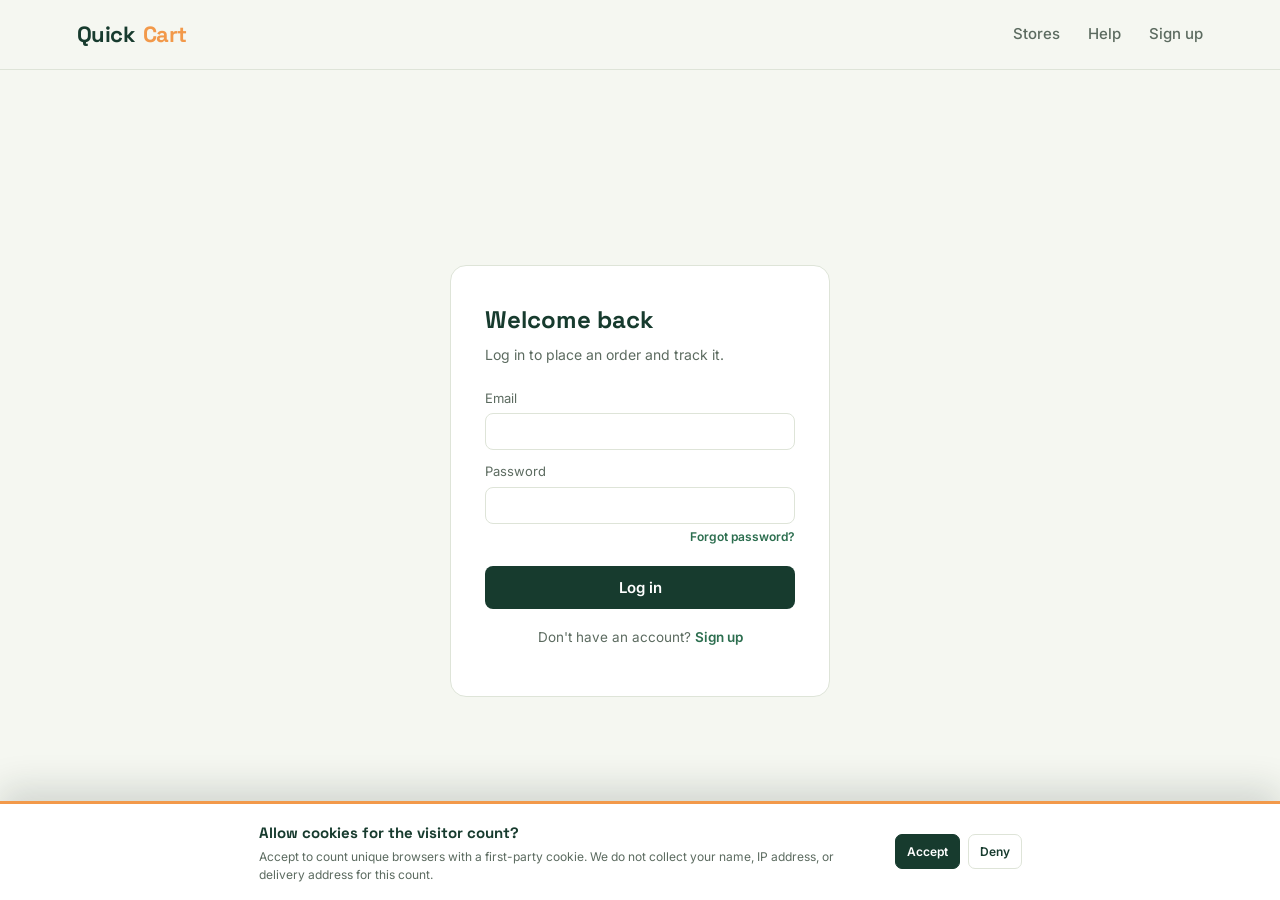
<file: src/main/resources/static/login.html>
<!DOCTYPE html>
<html lang="en">
<head>
<meta charset="UTF-8">
<meta name="viewport" content="width=device-width, initial-scale=1.0">
<title>Log in — QuickCart</title>
<link rel="preconnect" href="https://fonts.googleapis.com">
<link href="https://fonts.googleapis.com/css2?family=Space+Grotesk:wght@500;600;700&family=Inter:wght@400;500;600&display=swap" rel="stylesheet">
<link rel="stylesheet" href="style.css">
</head>
<body>

<header>
  <a href="index.html" class="brand">Quick<span>Cart</span></a>
  <nav><ul>
    <li><a href="stores.html">Stores</a></li>
    <li><a href="help.html">Help</a></li>
    <li><a href="signup.html">Sign up</a></li>
  </ul></nav>
</header>

<div class="auth-wrap">
  <div class="auth-card">
    <h2>Welcome back</h2>
    <p class="sub">Log in to place an order and track it.</p>
    <p class="auth-error" id="errorMsg"></p>
    <form id="loginForm">
      <div class="field">
        <label for="email">Email</label>
        <input type="email" id="email" required>
      </div>
      <div class="field">
        <label for="password">Password</label>
        <input type="password" id="password" required>
      </div>
      <p class="auth-forgot-password"><a href="forgot-password.html">Forgot password?</a></p>
      <button type="submit" class="auth-btn">Log in</button>
    </form>
    <p class="auth-switch">Don't have an account? <a href="signup.html">Sign up</a></p>
  </div>
</div>

<script src="common.js"></script>
<script>
document.getElementById('loginForm').addEventListener('submit', async (e) => {
  e.preventDefault();
  const email = document.getElementById('email').value.trim();
  const password = document.getElementById('password').value;
  const errBox = document.getElementById('errorMsg');
  errBox.classList.remove('show');

  try {
    const data = await api('/api/login', {
      method: 'POST',
      body: JSON.stringify({ email, password })
    });
    setSession(data.token, data.user);
    window.location.href = 'index.html';
  } catch (err) {
    errBox.textContent = err.message;
    errBox.classList.add('show');
  }
});
</script>
</body>
</html>
</file>
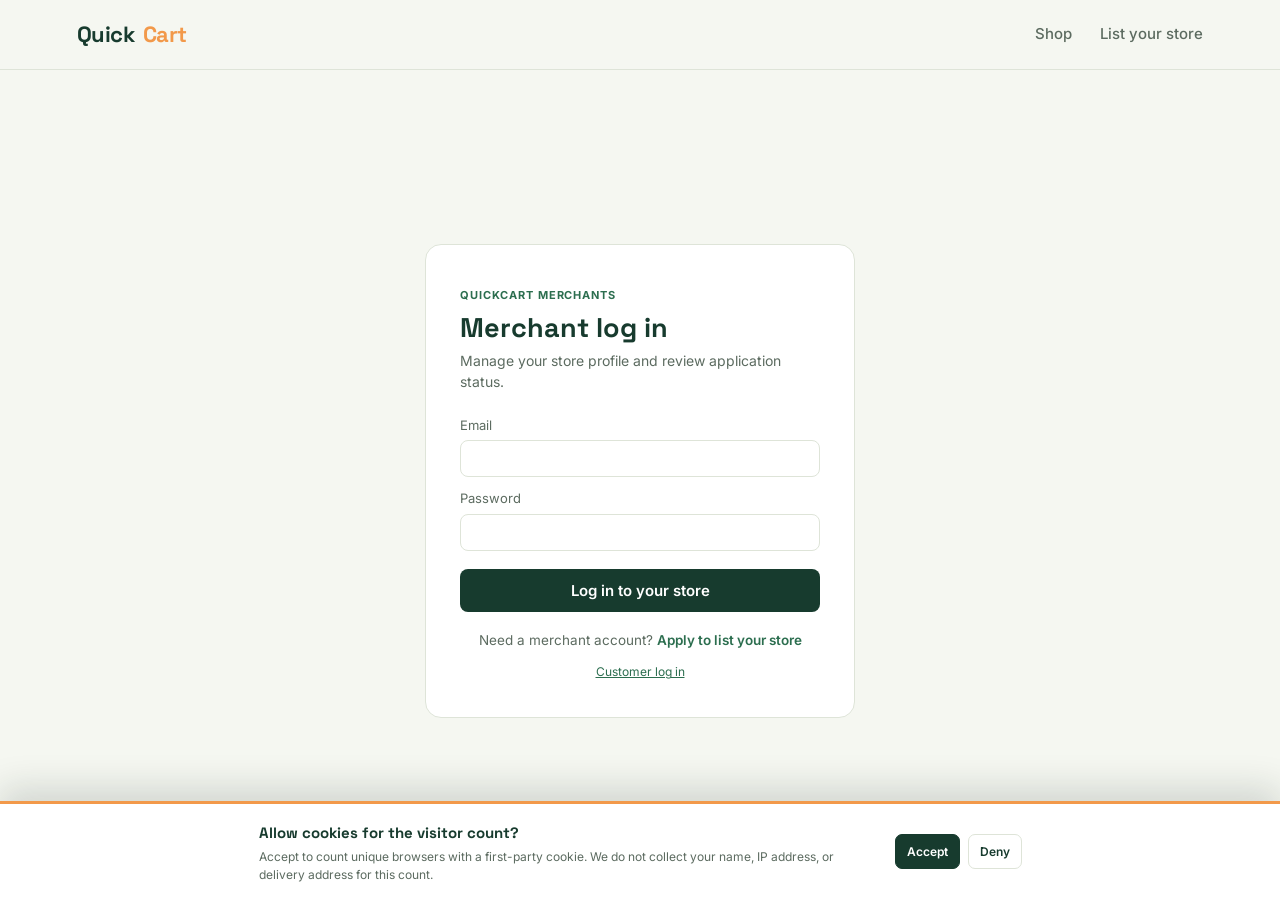
<file: src/main/resources/static/merchant-dashboard.html>
<!DOCTYPE html>
<html lang="en">
<head>
<meta charset="UTF-8">
<meta name="viewport" content="width=device-width, initial-scale=1.0">
<title>Merchant dashboard — QuickCart</title>
<link rel="preconnect" href="https://fonts.googleapis.com">
<link href="https://fonts.googleapis.com/css2?family=Space+Grotesk:wght@500;600;700&family=Inter:wght@400;500;600&display=swap" rel="stylesheet">
<link rel="stylesheet" href="style.css">
</head>
<body>
<header>
  <a href="index.html" class="brand">Quick<span>Cart</span></a>
  <nav><ul>
    <li><a href="index.html">Shop</a></li>
    <li><a href="merchant-dashboard.html">My store</a></li>
    <li><button class="account-pill" type="button" onclick="logout()">Log out</button></li>
  </ul></nav>
</header>

<main class="merchant-page">
  <div class="merchant-page-heading merchant-dashboard-heading">
    <div>
      <span class="location-kicker">MERCHANT DASHBOARD</span>
      <h1 id="dashboardTitle">Your store profile</h1>
      <p>Update the information submitted for your QuickCart application.</p>
    </div>
    <span class="merchant-status" id="kycStatus">Loading review status…</span>
  </div>

  <div class="merchant-notice merchant-review-notice">
    <strong id="reviewTitle">Your application is under review</strong>
    <p id="reviewMessage">Your store is not publicly listed while it is pending. This demo has no admin verification portal and does not collect identity documents.</p>
  </div>
  <p class="auth-error" id="errorMsg" role="alert"></p>
  <p class="merchant-success" id="successMsg" role="status"></p>

  <form class="merchant-form" id="merchantProfileForm">
    <fieldset>
      <legend>Owner and contact</legend>
      <div class="merchant-form-grid">
        <label>Owner or contact name<input id="ownerName" maxlength="120" required></label>
        <label>Business phone<input id="phone" type="tel" maxlength="30" required></label>
        <label>Email<input id="email" type="email" readonly aria-readonly="true"></label>
      </div>
    </fieldset>
    <fieldset>
      <legend>Store profile</legend>
      <div class="merchant-form-grid">
        <label>Store name<input id="storeName" maxlength="120" required></label>
        <label>Category
          <select id="category" required>
            <option>Groceries & essentials</option><option>Fresh produce</option><option>Meals & restaurant</option>
            <option>Bakery</option><option>Drinks & snacks</option><option>Household</option>
            <option>Personal care</option><option>Other</option>
          </select>
        </label>
        <label class="merchant-full-field">Short description<textarea id="description" rows="3" maxlength="1000"></textarea></label>
        <label class="merchant-full-field">Store address<input id="address" maxlength="240" required></label>
        <label>City
          <select id="city" required>
            <option>Agege</option><option>Alimosho</option><option>Ajah</option><option>Badagry</option>
            <option>Epe</option><option>Ikeja</option><option>Kosofe</option><option>Lekki</option>
            <option>Ojo</option><option>Somolu</option><option>Surulere</option><option>Victoria Island</option><option>Yaba</option>
          </select>
        </label>
        <label>State<input value="Lagos" readonly aria-readonly="true"></label>
      </div>
      <div class="service-area-field">
        <span class="service-area-label">Areas you serve <small>Select one or more</small></span>
        <div class="service-area-options">
          <label><input type="checkbox" name="serviceArea" value="Agege"> Agege</label>
          <label><input type="checkbox" name="serviceArea" value="Alimosho"> Alimosho</label>
          <label><input type="checkbox" name="serviceArea" value="Ajah"> Ajah</label>
          <label><input type="checkbox" name="serviceArea" value="Badagry"> Badagry</label>
          <label><input type="checkbox" name="serviceArea" value="Epe"> Epe</label>
          <label><input type="checkbox" name="serviceArea" value="Ikeja"> Ikeja</label>
          <label><input type="checkbox" name="serviceArea" value="Kosofe"> Kosofe</label>
          <label><input type="checkbox" name="serviceArea" value="Lekki"> Lekki</label>
          <label><input type="checkbox" name="serviceArea" value="Ojo"> Ojo</label>
          <label><input type="checkbox" name="serviceArea" value="Somolu"> Somolu</label>
          <label><input type="checkbox" name="serviceArea" value="Surulere"> Surulere</label>
          <label><input type="checkbox" name="serviceArea" value="Victoria Island"> Victoria Island</label>
          <label><input type="checkbox" name="serviceArea" value="Yaba"> Yaba</label>
        </div>
      </div>
    </fieldset>
    <button class="auth-btn merchant-save-button" type="submit" id="saveProfileButton">Save store profile</button>
  </form>

  <section class="merchant-kyc-checklist" aria-labelledby="kycChecklistTitle">
    <h2 id="kycChecklistTitle">KYC review checklist</h2>
    <p>For a real verification, an authorized reviewer would securely check these items outside this demo:</p>
    <ul>
      <li>Owner or authorized representative identity</li>
      <li>Business registration details, where applicable</li>
      <li>Proof of the operating address</li>
      <li>Confirmation that listed products and service areas are accurate</li>
    </ul>
    <strong>No ID number, document, or bank detail is requested or uploaded here.</strong>
  </section>
</main>

<script src="common.js"></script>
<script>
const merchantUser = getUser();
if (!merchantUser || merchantUser.accountType !== 'merchant' || !getToken()) {
  window.location.replace('merchant-login.html');
}

function setProfileField(id, value) {
  document.getElementById(id).value = value ?? '';
}

async function loadMerchantProfile() {
  try {
    const merchant = await api('/api/merchant/me');
    document.getElementById('dashboardTitle').textContent = merchant.storeName || 'Your store profile';
    setProfileField('ownerName', merchant.ownerName);
    setProfileField('phone', merchant.phone);
    setProfileField('email', merchant.email);
    setProfileField('storeName', merchant.storeName);
    setProfileField('category', merchant.category);
    setProfileField('description', merchant.description);
    setProfileField('address', merchant.address);
    setProfileField('city', merchant.city);
    const selectedAreas = new Set(merchant.serviceAreas || []);
    document.querySelectorAll('input[name="serviceArea"]').forEach(input => {
      input.checked = selectedAreas.has(input.value);
    });
    const status = merchant.kycStatus === 'pending_review' ? 'Pending review' : merchant.kycStatus;
    document.getElementById('kycStatus').textContent = `KYC: ${status}`;
    document.getElementById('reviewTitle').textContent = `Application status: ${status}`;
    const reviewMessage = merchant.kycStatus === 'pending_review'
      ? 'Your application is saved but your store is not publicly listed yet. This demo does not collect identity documents.'
      : merchant.kycStatus === 'approved'
        ? 'Your business profile was approved in the demo review. Approval does not publish your store in the customer catalog yet.'
        : merchant.kycStatus === 'rejected'
          ? 'Your application was rejected in the demo review. Contact QuickCart support if you believe this was a mistake.'
          : 'The reviewer requested updates to your application. Make the requested updates below and save your profile to resubmit.';
    document.getElementById('reviewMessage').textContent = merchant.reviewNote
      ? `${reviewMessage} Reviewer note: ${merchant.reviewNote}`
      : reviewMessage;
  } catch (error) {
    const box = document.getElementById('errorMsg');
    box.textContent = error.message;
    box.classList.add('show');
  }
}

document.getElementById('merchantProfileForm').addEventListener('submit', async event => {
  event.preventDefault();
  const error = document.getElementById('errorMsg');
  const success = document.getElementById('successMsg');
  const button = document.getElementById('saveProfileButton');
  error.classList.remove('show');
  success.textContent = '';
  const serviceAreas = [...document.querySelectorAll('input[name="serviceArea"]:checked')].map(input => input.value);
  if (!serviceAreas.length) {
    error.textContent = 'Choose at least one area your store serves.';
    error.classList.add('show');
    return;
  }
  button.disabled = true;
  try {
    const merchant = await api('/api/merchant/me', {
      method: 'PUT',
      body: JSON.stringify({
        ownerName: document.getElementById('ownerName').value.trim(),
        phone: document.getElementById('phone').value.trim(),
        storeName: document.getElementById('storeName').value.trim(),
        category: document.getElementById('category').value,
        description: document.getElementById('description').value.trim(),
        address: document.getElementById('address').value.trim(),
        city: document.getElementById('city').value,
        state: 'Lagos',
        serviceAreas
      })
    });
    document.getElementById('dashboardTitle').textContent = merchant.storeName;
    success.textContent = 'Store profile updated. Its application remains pending review.';
  } catch (err) {
    error.textContent = err.message;
    error.classList.add('show');
  } finally {
    button.disabled = false;
  }
});

if (merchantUser?.accountType === 'merchant' && getToken()) loadMerchantProfile();
</script>
</body>
</html>
</file>
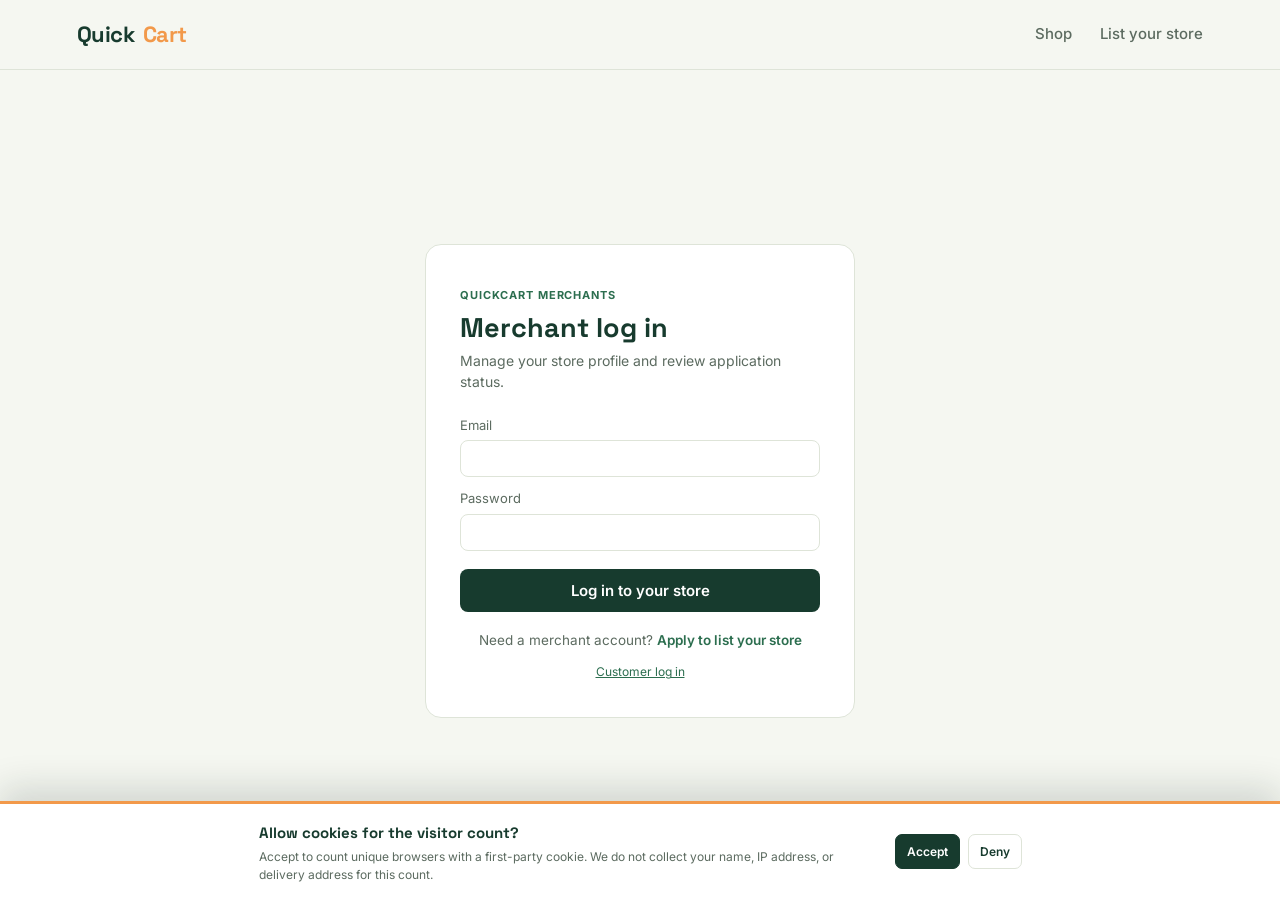
<file: src/main/resources/static/merchant-login.html>
<!DOCTYPE html>
<html lang="en">
<head>
<meta charset="UTF-8">
<meta name="viewport" content="width=device-width, initial-scale=1.0">
<title>Merchant log in — QuickCart</title>
<link rel="preconnect" href="https://fonts.googleapis.com">
<link href="https://fonts.googleapis.com/css2?family=Space+Grotesk:wght@500;600;700&family=Inter:wght@400;500;600&display=swap" rel="stylesheet">
<link rel="stylesheet" href="style.css">
</head>
<body>
<header>
  <a href="index.html" class="brand">Quick<span>Cart</span></a>
  <nav><ul>
    <li><a href="index.html">Shop</a></li>
    <li><a href="merchant-signup.html">List your store</a></li>
  </ul></nav>
</header>
<main class="merchant-auth-wrap">
  <section class="auth-card">
    <span class="location-kicker">QUICKCART MERCHANTS</span>
    <h1>Merchant log in</h1>
    <p class="sub">Manage your store profile and review application status.</p>
    <p class="auth-error" id="errorMsg" role="alert"></p>
    <form id="merchantLoginForm">
      <div class="field"><label for="email">Email</label><input id="email" type="email" autocomplete="email" required></div>
      <div class="field"><label for="password">Password</label><input id="password" type="password" autocomplete="current-password" required></div>
      <button class="auth-btn" type="submit" id="merchantLoginButton">Log in to your store</button>
    </form>
    <p class="auth-switch">Need a merchant account? <a href="merchant-signup.html">Apply to list your store</a></p>
    <p class="merchant-customer-link"><a href="login.html">Customer log in</a></p>
  </section>
</main>
<script src="common.js"></script>
<script>
document.getElementById('merchantLoginForm').addEventListener('submit', async event => {
  event.preventDefault();
  const error = document.getElementById('errorMsg');
  const button = document.getElementById('merchantLoginButton');
  error.classList.remove('show');
  button.disabled = true;
  try {
    const result = await api('/api/merchant/login', {
      method: 'POST',
      body: JSON.stringify({
        email: document.getElementById('email').value.trim(),
        password: document.getElementById('password').value
      })
    });
    setSession(result.token, {
      name: result.merchant.ownerName,
      email: result.merchant.email,
      accountType: 'merchant'
    });
    window.location.href = 'merchant-dashboard.html';
  } catch (err) {
    error.textContent = err.message;
    error.classList.add('show');
  } finally {
    button.disabled = false;
  }
});
</script>
</body>
</html>
</file>
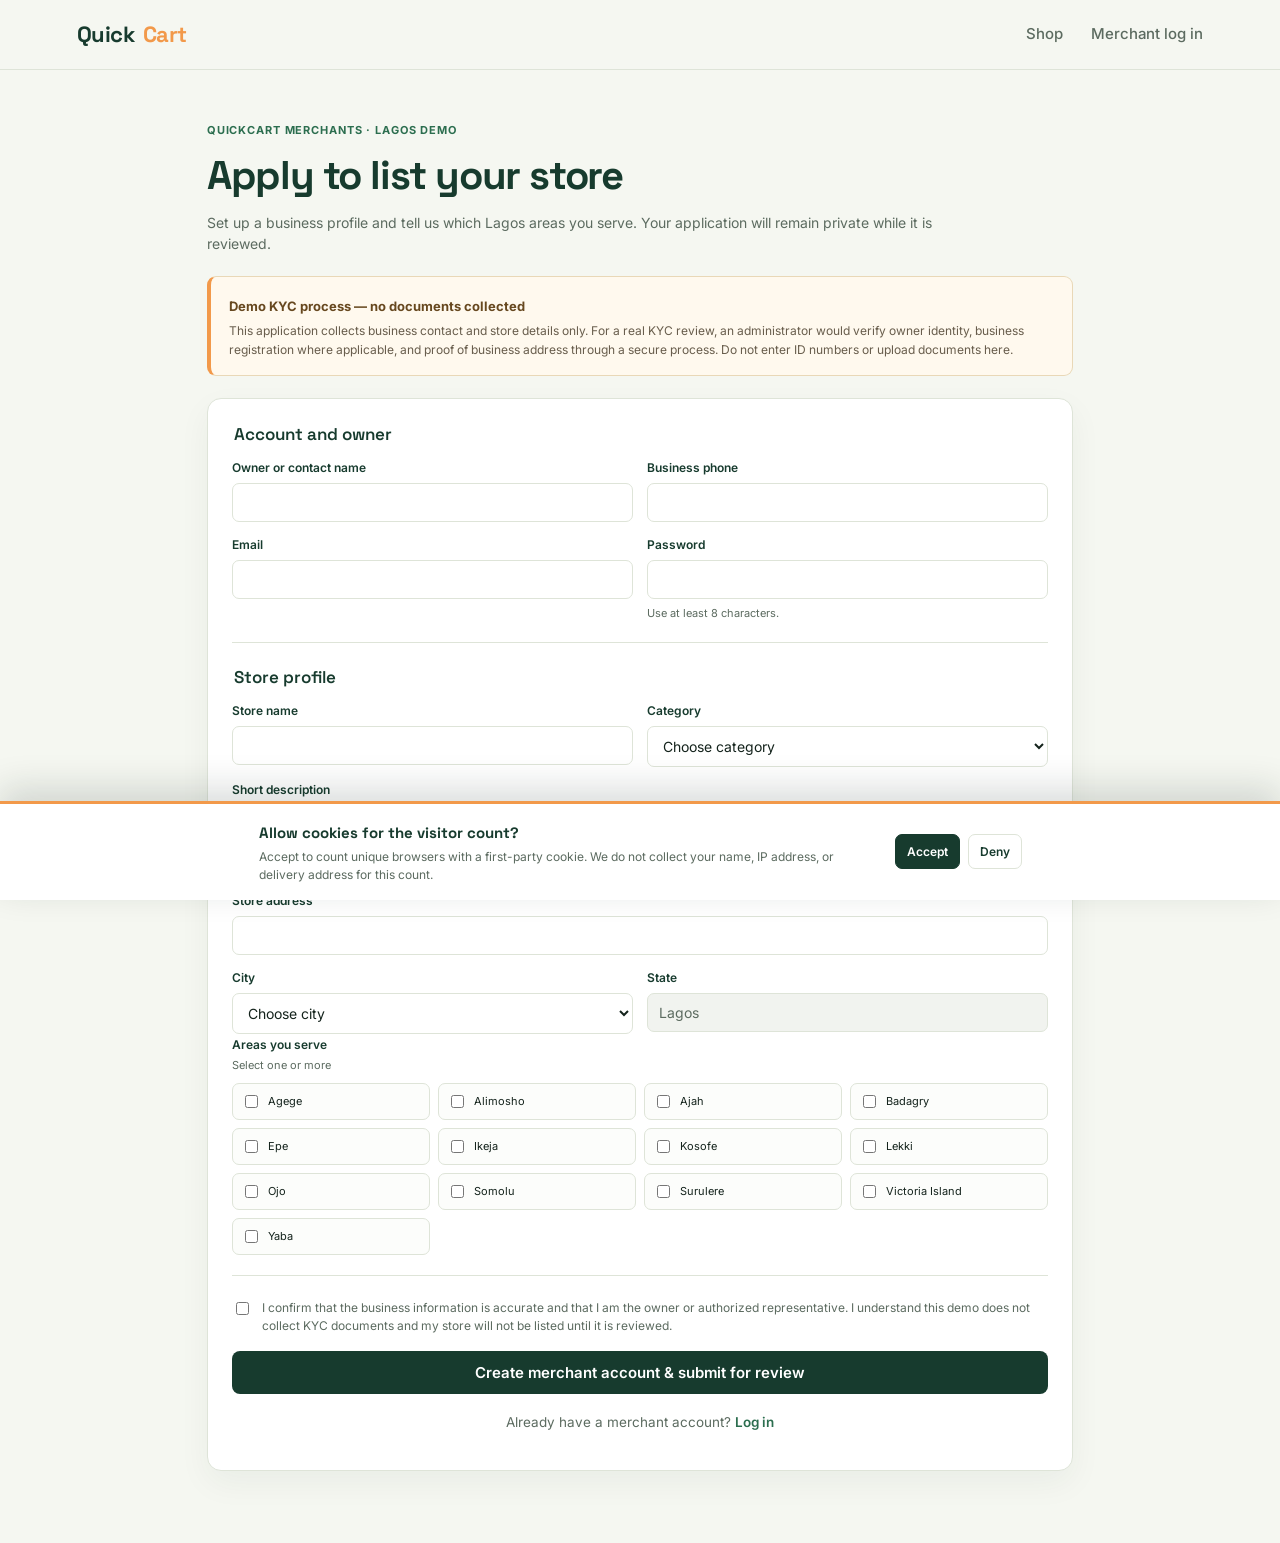
<file: src/main/resources/static/merchant-signup.html>
<!DOCTYPE html>
<html lang="en">
<head>
<meta charset="UTF-8">
<meta name="viewport" content="width=device-width, initial-scale=1.0">
<title>List your store — QuickCart</title>
<link rel="preconnect" href="https://fonts.googleapis.com">
<link href="https://fonts.googleapis.com/css2?family=Space+Grotesk:wght@500;600;700&family=Inter:wght@400;500;600&display=swap" rel="stylesheet">
<link rel="stylesheet" href="style.css">
</head>
<body>
<header>
  <a href="index.html" class="brand">Quick<span>Cart</span></a>
  <nav><ul>
    <li><a href="index.html">Shop</a></li>
    <li><a href="merchant-login.html">Merchant log in</a></li>
  </ul></nav>
</header>

<main class="merchant-page">
  <div class="merchant-page-heading">
    <span class="location-kicker">QUICKCART MERCHANTS · LAGOS DEMO</span>
    <h1>Apply to list your store</h1>
    <p>Set up a business profile and tell us which Lagos areas you serve. Your application will remain private while it is reviewed.</p>
  </div>

  <div class="merchant-notice">
    <strong>Demo KYC process — no documents collected</strong>
    <p>This application collects business contact and store details only. For a real KYC review, an administrator would verify owner identity, business registration where applicable, and proof of business address through a secure process. Do not enter ID numbers or upload documents here.</p>
  </div>

  <form class="merchant-form" id="merchantSignupForm">
    <p class="auth-error" id="errorMsg" role="alert"></p>
    <fieldset>
      <legend>Account and owner</legend>
      <div class="merchant-form-grid">
        <label>Owner or contact name<input id="ownerName" name="ownerName" autocomplete="name" maxlength="120" required></label>
        <label>Business phone<input id="phone" name="phone" type="tel" autocomplete="tel" maxlength="30" required></label>
        <label>Email<input id="email" name="email" type="email" autocomplete="email" required></label>
        <label>Password<input id="password" name="password" type="password" autocomplete="new-password" minlength="8" required><small>Use at least 8 characters.</small></label>
      </div>
    </fieldset>

    <fieldset>
      <legend>Store profile</legend>
      <div class="merchant-form-grid">
        <label>Store name<input id="storeName" name="storeName" maxlength="120" required></label>
        <label>Category
          <select id="category" name="category" required>
            <option value="">Choose category</option>
            <option>Groceries & essentials</option>
            <option>Fresh produce</option>
            <option>Meals & restaurant</option>
            <option>Bakery</option>
            <option>Drinks & snacks</option>
            <option>Household</option>
            <option>Personal care</option>
            <option>Other</option>
          </select>
        </label>
        <label class="merchant-full-field">Short description<textarea id="description" name="description" rows="3" maxlength="1000" placeholder="What does your store offer?"></textarea></label>
        <label class="merchant-full-field">Store address<input id="address" name="address" autocomplete="street-address" maxlength="240" required></label>
        <label>City
          <select id="city" name="city" required>
            <option value="">Choose city</option>
            <option>Agege</option><option>Alimosho</option><option>Ajah</option><option>Badagry</option>
            <option>Epe</option><option>Ikeja</option><option>Kosofe</option><option>Lekki</option>
            <option>Ojo</option><option>Somolu</option><option>Surulere</option><option>Victoria Island</option><option>Yaba</option>
          </select>
        </label>
        <label>State<input value="Lagos" readonly aria-readonly="true"></label>
      </div>
      <div class="service-area-field">
        <span class="service-area-label">Areas you serve <small>Select one or more</small></span>
        <div class="service-area-options">
          <label><input type="checkbox" name="serviceArea" value="Agege"> Agege</label>
          <label><input type="checkbox" name="serviceArea" value="Alimosho"> Alimosho</label>
          <label><input type="checkbox" name="serviceArea" value="Ajah"> Ajah</label>
          <label><input type="checkbox" name="serviceArea" value="Badagry"> Badagry</label>
          <label><input type="checkbox" name="serviceArea" value="Epe"> Epe</label>
          <label><input type="checkbox" name="serviceArea" value="Ikeja"> Ikeja</label>
          <label><input type="checkbox" name="serviceArea" value="Kosofe"> Kosofe</label>
          <label><input type="checkbox" name="serviceArea" value="Lekki"> Lekki</label>
          <label><input type="checkbox" name="serviceArea" value="Ojo"> Ojo</label>
          <label><input type="checkbox" name="serviceArea" value="Somolu"> Somolu</label>
          <label><input type="checkbox" name="serviceArea" value="Surulere"> Surulere</label>
          <label><input type="checkbox" name="serviceArea" value="Victoria Island"> Victoria Island</label>
          <label><input type="checkbox" name="serviceArea" value="Yaba"> Yaba</label>
        </div>
      </div>
    </fieldset>

    <label class="merchant-declaration"><input type="checkbox" id="kycConsent" required>
      <span>I confirm that the business information is accurate and that I am the owner or authorized representative. I understand this demo does not collect KYC documents and my store will not be listed until it is reviewed.</span>
    </label>
    <button class="auth-btn" type="submit" id="merchantSignupButton">Create merchant account &amp; submit for review</button>
    <p class="auth-switch">Already have a merchant account? <a href="merchant-login.html">Log in</a></p>
  </form>
</main>

<script src="common.js"></script>
<script>
document.getElementById('merchantSignupForm').addEventListener('submit', async event => {
  event.preventDefault();
  const error = document.getElementById('errorMsg');
  const button = document.getElementById('merchantSignupButton');
  error.classList.remove('show');
  const serviceAreas = [...document.querySelectorAll('input[name="serviceArea"]:checked')].map(input => input.value);
  if (!serviceAreas.length) {
    error.textContent = 'Choose at least one area your store serves.';
    error.classList.add('show');
    return;
  }
  button.disabled = true;
  try {
    const result = await api('/api/merchant/signup', {
      method: 'POST',
      body: JSON.stringify({
        ownerName: document.getElementById('ownerName').value.trim(),
        email: document.getElementById('email').value.trim(),
        password: document.getElementById('password').value,
        phone: document.getElementById('phone').value.trim(),
        storeName: document.getElementById('storeName').value.trim(),
        category: document.getElementById('category').value,
        description: document.getElementById('description').value.trim(),
        address: document.getElementById('address').value.trim(),
        city: document.getElementById('city').value,
        state: 'Lagos',
        serviceAreas,
        kycConsentAccepted: document.getElementById('kycConsent').checked
      })
    });
    setSession(result.token, {
      name: result.merchant.ownerName,
      email: result.merchant.email,
      accountType: 'merchant'
    });
    window.location.href = 'merchant-dashboard.html';
  } catch (err) {
    error.textContent = err.message;
    error.classList.add('show');
  } finally {
    button.disabled = false;
  }
});
</script>
</body>
</html>
</file>
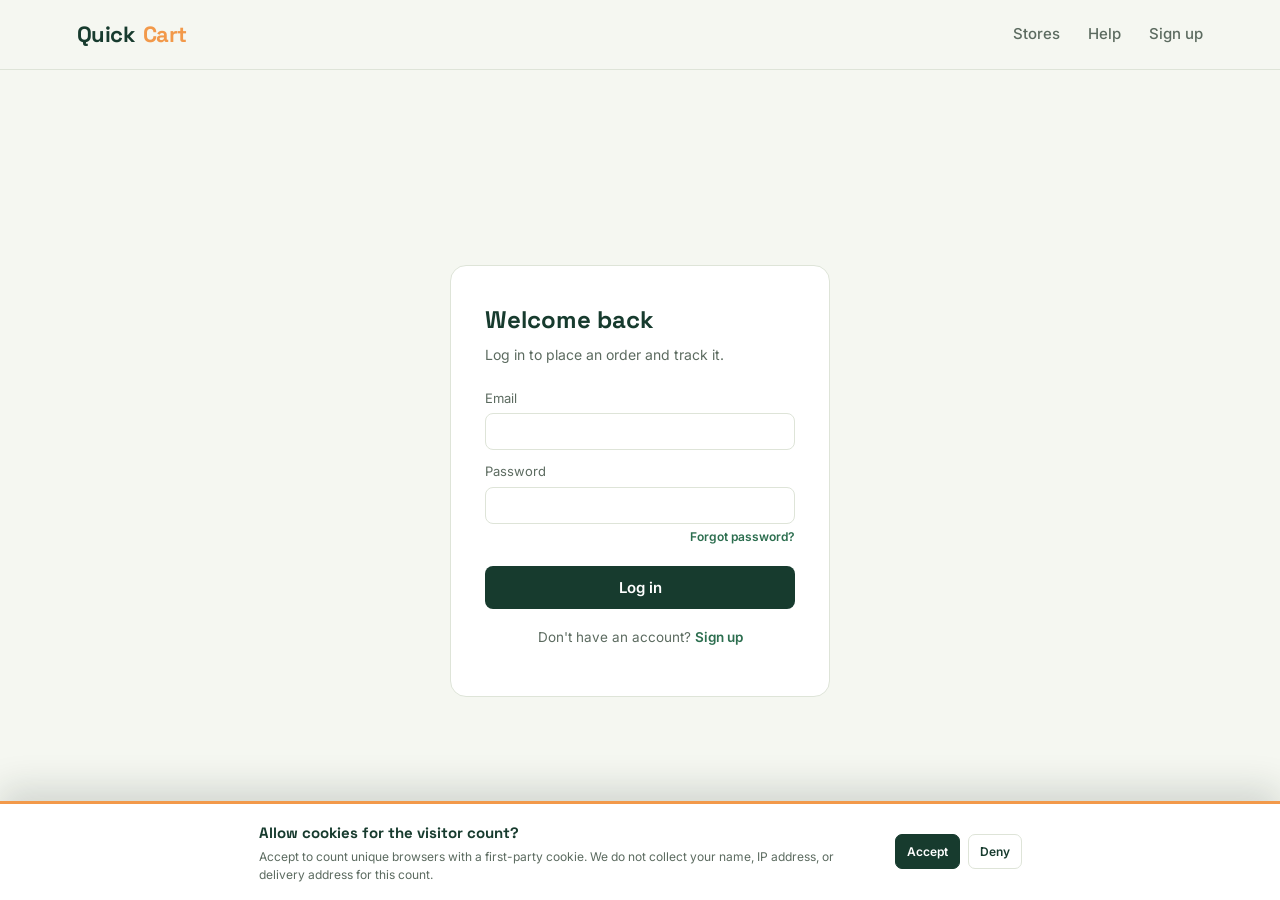
<file: src/main/resources/static/orders.html>
<!DOCTYPE html>
<html lang="en">
<head>
<meta charset="UTF-8">
<meta name="viewport" content="width=device-width, initial-scale=1.0">
<title>My orders — QuickCart</title>
<link rel="preconnect" href="https://fonts.googleapis.com">
<link href="https://fonts.googleapis.com/css2?family=Space+Grotesk:wght@500;600;700&family=Inter:wght@400;500;600&display=swap" rel="stylesheet">
<link rel="stylesheet" href="style.css">
</head>
<body>

<header>
  <a href="index.html" class="brand">Quick<span>Cart</span></a>
  <nav><ul id="accountNav"></ul></nav>
</header>

<section>
  <div class="section-head">
    <div>
      <h2>My orders</h2>
      <p>Everything you've ordered through QuickCart.</p>
    </div>
  </div>
  <div id="ordersList"></div>
</section>

<script src="common.js"></script>
<script>
let trackingPoll = null;
let ordersLoading = false;

function paymentLabel(status) {
  if (status === 'awaiting_confirmation') return 'Receipt received — awaiting confirmation (up to 24 hours)';
  if (status === 'confirmed') return 'Payment confirmed';
  if (status === 'demo_only') return 'Demo only — no payment collected';
  return 'Not recorded';
}

function statusLabel(status) {
  if (status === 'pending_confirmation') return 'Awaiting payment confirmation';
  return status;
}

function renderTracking(tracking) {
  if (!tracking?.demo) return '';

  const step = Math.max(0, Math.min(3, Number(tracking.step) || 0));
  const progress = Math.round((step / 3) * 100);
  const stages = ['Order confirmed', 'Being prepared', 'On the way', 'Delivered'];
  const steps = stages.map((label, index) => {
    const state = index < step || (step === 3 && index === 3)
      ? 'complete'
      : index === step ? 'current' : '';
    const current = state === 'current' ? ' aria-current="step"' : '';
    return `<li class="tracking-step ${state}"${current}><span>${index < step ? '✓' : index + 1}</span><span>${label}</span></li>`;
  }).join('');
  const eta = tracking.stage === 'delivered'
    ? 'Delivery complete'
    : `About ${Number(tracking.etaMinutes) || 1} min remaining`;

  return `
    <section class="demo-tracking" aria-label="Simulated order tracking">
      <div class="tracking-heading">
        <div>
          <span class="tracking-kicker">DEMO TRACKING</span>
          <h3>Delivery progress</h3>
        </div>
        <span class="tracking-disclaimer">Illustrative · not live GPS</span>
      </div>
      <div class="tracking-route" aria-hidden="true">
        <div class="tracking-route-line">
          <span class="tracking-route-progress" style="width:${progress}%"></span>
          <span class="tracking-rider" style="left:${progress}%">●</span>
        </div>
        <div class="tracking-route-labels"><span>Partner shop</span><span>Your area</span></div>
      </div>
      <ol class="tracking-steps">${steps}</ol>
      <div class="tracking-current" aria-live="polite">
        <div><strong>${escapeHtml(tracking.label)}</strong><span>${escapeHtml(tracking.message)}</span></div>
        <span class="tracking-eta">${eta}</span>
      </div>
      <p class="tracking-demo-note">This demo advances automatically from the order time. No rider location is connected.</p>
    </section>
  `;
}

async function loadOrders() {
  if (!getUser() || getUser().accountType === 'merchant') {
    if (getUser()?.accountType === 'merchant') {
      window.location.href = 'merchant-dashboard.html';
      return;
    }
    window.location.href = 'login.html';
    return;
  }
  if (ordersLoading) return;
  ordersLoading = true;
  const list = document.getElementById('ordersList');
  try {
    const { orders } = await api('/api/orders/mine');
    if (!orders.length) {
      list.innerHTML = `<div class="empty-msg">No orders yet. <a href="index.html">Go place one →</a></div>`;
      return;
    }
    list.innerHTML = orders.map(o => `
      <div class="order-card">
        <div class="order-top">
          <span>Order #${escapeHtml(o.id)}</span>
          <span class="badge">${escapeHtml(o.tracking?.label || statusLabel(o.status))}</span>
        </div>
        <div class="order-items">
          ${(Array.isArray(o.items) ? o.items : []).map(i => `${escapeHtml(i.qty)}× ${escapeHtml(i.name)}`).join(' · ')}
        </div>
        <div class="order-items" style="color:var(--muted);font-size:13px;">
          Delivering to: ${escapeHtml(o.address)}
        </div>
        <div class="order-items" style="color:var(--muted);font-size:13px;">
          Payment: ${paymentLabel(o.paymentStatus)}
        </div>
        <div class="order-total">${money(o.total)}</div>
        ${renderTracking(o.tracking)}
      </div>
    `).join('');
    const hasActiveTracking = orders.some(order => order.tracking?.demo && order.tracking.stage !== 'delivered');
    if (hasActiveTracking && !trackingPoll) {
      trackingPoll = setInterval(loadOrders, 15000);
    } else if (!hasActiveTracking && trackingPoll) {
      clearInterval(trackingPoll);
      trackingPoll = null;
    }
  } catch (err) {
    list.innerHTML = `<div class="empty-msg">${err.message}</div>`;
  } finally {
    ordersLoading = false;
  }
}

renderAccountNav('accountNav');
loadOrders();
</script>
</body>
</html>
</file>
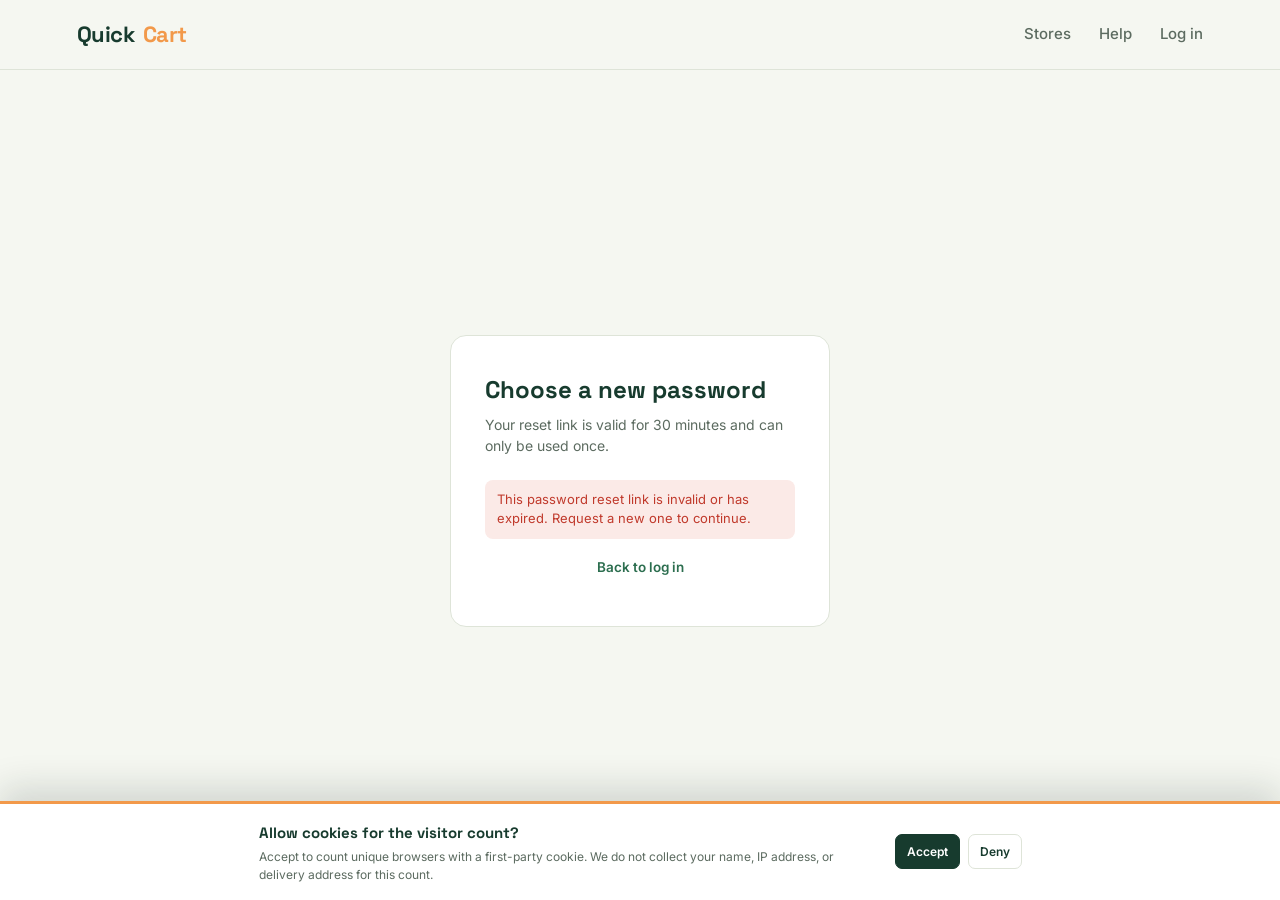
<file: src/main/resources/static/reset-password.html>
<!DOCTYPE html>
<html lang="en">
<head>
<meta charset="UTF-8">
<meta name="viewport" content="width=device-width, initial-scale=1.0">
<meta name="referrer" content="no-referrer">
<title>Reset password — QuickCart</title>
<link rel="preconnect" href="https://fonts.googleapis.com">
<link href="https://fonts.googleapis.com/css2?family=Space+Grotesk:wght@500;600;700&family=Inter:wght@400;500;600&display=swap" rel="stylesheet">
<link rel="stylesheet" href="style.css">
</head>
<body>

<header>
  <a href="index.html" class="brand">Quick<span>Cart</span></a>
  <nav><ul>
    <li><a href="stores.html">Stores</a></li>
    <li><a href="help.html">Help</a></li>
    <li><a href="login.html">Log in</a></li>
  </ul></nav>
</header>

<main class="auth-wrap">
  <section class="auth-card">
    <h2>Choose a new password</h2>
    <p class="sub">Your reset link is valid for 30 minutes and can only be used once.</p>
    <p class="auth-error" id="errorMsg" role="alert"></p>
    <p class="auth-success" id="successMsg" role="status"></p>
    <form id="resetPasswordForm">
      <div class="field">
        <label for="password">New password</label>
        <input type="password" id="password" minlength="6" autocomplete="new-password" required>
      </div>
      <div class="field">
        <label for="confirmPassword">Confirm new password</label>
        <input type="password" id="confirmPassword" minlength="6" autocomplete="new-password" required>
      </div>
      <button type="submit" class="auth-btn">Reset password</button>
    </form>
    <p class="auth-switch"><a href="login.html">Back to log in</a></p>
  </section>
</main>

<script src="common.js"></script>
<script>
const resetToken = new URLSearchParams(window.location.search).get('token');
const form = document.getElementById('resetPasswordForm');
const errorMessage = document.getElementById('errorMsg');
const successMessage = document.getElementById('successMsg');

if (!resetToken) {
  form.hidden = true;
  errorMessage.textContent = 'This password reset link is invalid or has expired. Request a new one to continue.';
  errorMessage.classList.add('show');
}

form.addEventListener('submit', async (event) => {
  event.preventDefault();
  const password = document.getElementById('password').value;
  const confirmPassword = document.getElementById('confirmPassword').value;
  errorMessage.classList.remove('show');
  successMessage.classList.remove('show');

  if (password !== confirmPassword) {
    errorMessage.textContent = 'The passwords do not match.';
    errorMessage.classList.add('show');
    return;
  }

  try {
    const result = await api('/api/reset-password', {
      method: 'POST',
      body: JSON.stringify({ token: resetToken, password })
    });
    form.hidden = true;
    successMessage.textContent = result.message;
    successMessage.classList.add('show');
  } catch (error) {
    errorMessage.textContent = error.message;
    errorMessage.classList.add('show');
  }
});
</script>
</body>
</html>
</file>
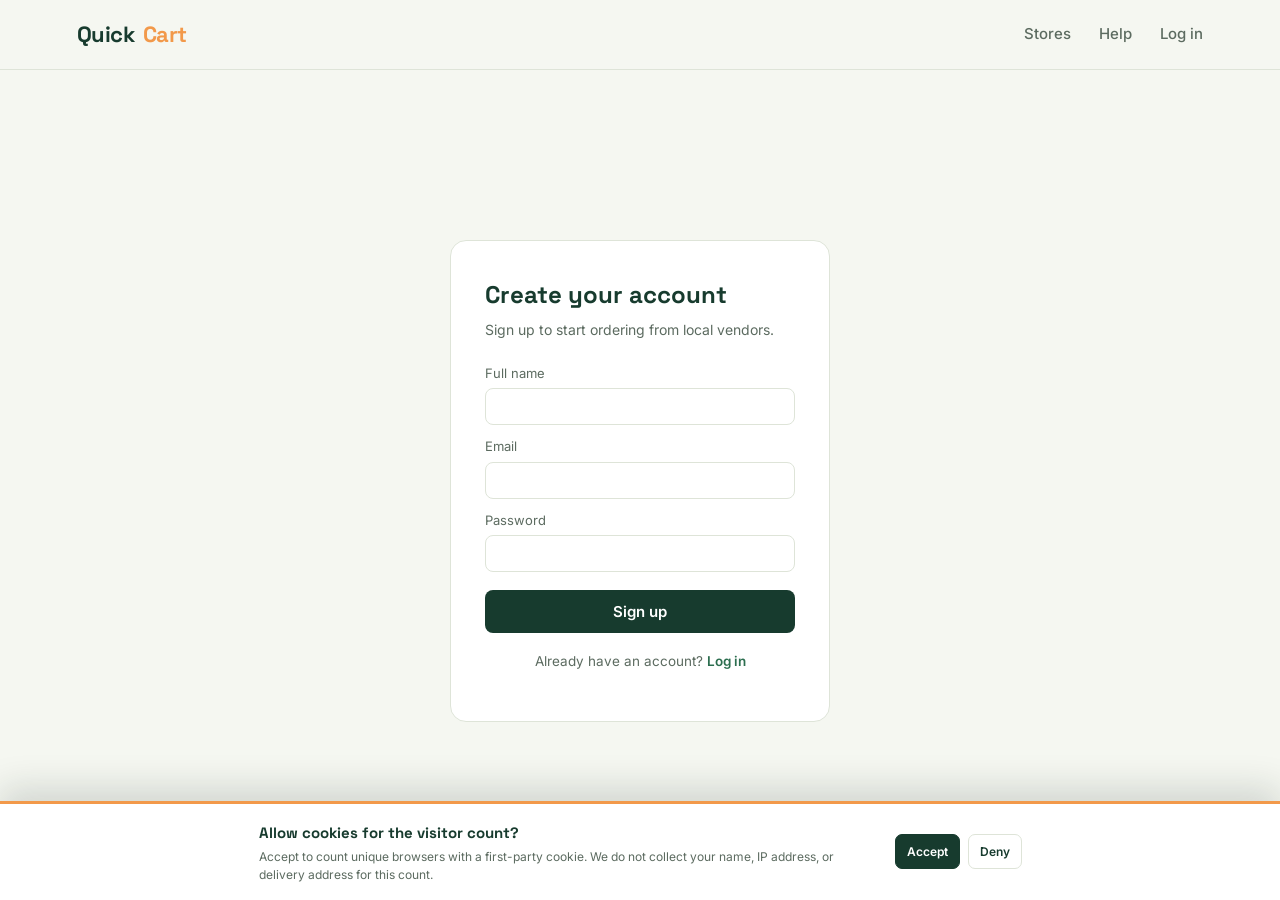
<file: src/main/resources/static/signup.html>
<!DOCTYPE html>
<html lang="en">
<head>
<meta charset="UTF-8">
<meta name="viewport" content="width=device-width, initial-scale=1.0">
<title>Sign up — QuickCart</title>
<link rel="preconnect" href="https://fonts.googleapis.com">
<link href="https://fonts.googleapis.com/css2?family=Space+Grotesk:wght@500;600;700&family=Inter:wght@400;500;600&display=swap" rel="stylesheet">
<link rel="stylesheet" href="style.css">
</head>
<body>

<header>
  <a href="index.html" class="brand">Quick<span>Cart</span></a>
  <nav><ul>
    <li><a href="stores.html">Stores</a></li>
    <li><a href="help.html">Help</a></li>
    <li><a href="login.html">Log in</a></li>
  </ul></nav>
</header>

<div class="auth-wrap">
  <div class="auth-card">
    <h2>Create your account</h2>
    <p class="sub">Sign up to start ordering from local vendors.</p>
    <p class="auth-error" id="errorMsg"></p>
    <form id="signupForm">
      <div class="field">
        <label for="name">Full name</label>
        <input type="text" id="name" required>
      </div>
      <div class="field">
        <label for="email">Email</label>
        <input type="email" id="email" required>
      </div>
      <div class="field">
        <label for="password">Password</label>
        <input type="password" id="password" minlength="6" required>
      </div>
      <button type="submit" class="auth-btn">Sign up</button>
    </form>
    <p class="auth-switch">Already have an account? <a href="login.html">Log in</a></p>
  </div>
</div>

<script src="common.js"></script>
<script>
document.getElementById('signupForm').addEventListener('submit', async (e) => {
  e.preventDefault();
  const name = document.getElementById('name').value.trim();
  const email = document.getElementById('email').value.trim();
  const password = document.getElementById('password').value;
  const errBox = document.getElementById('errorMsg');
  errBox.classList.remove('show');

  try {
    const data = await api('/api/signup', {
      method: 'POST',
      body: JSON.stringify({ name, email, password })
    });
    setSession(data.token, data.user);
    window.location.href = 'index.html';
  } catch (err) {
    errBox.textContent = err.message;
    errBox.classList.add('show');
  }
});
</script>
</body>
</html>
</file>
<file: src/main/resources/static/style.css>
:root{
  --green-deep:#173B2E;
  --green-mid:#2C6E4F;
  --paper:#F5F7F1;
  --paper-card:#FFFFFF;
  --ink:#14231C;
  --mango:#F2994A;
  --teal:#2D6A6A;
  --line:#DEE4D8;
  --muted:#5C6B60;
  --error:#C0392B;
}
*{box-sizing:border-box;}
body{margin:0;background:var(--paper);color:var(--ink);font-family:'Inter',sans-serif;line-height:1.5;}
h1,h2,h3,.brand,.price{font-family:'Space Grotesk',sans-serif;}
a{color:inherit;}
img{max-width:100%;display:block;}

/* NAV */
header{
  display:flex;align-items:center;justify-content:space-between;
  padding:18px 6vw;position:sticky;top:0;background:var(--paper);
  border-bottom:1px solid var(--line);z-index:10;
}
.brand{font-size:22px;font-weight:700;color:var(--green-deep);display:flex;align-items:center;gap:8px;letter-spacing:-0.02em;text-decoration:none;}
.brand span{color:var(--mango);}
nav ul{display:flex;gap:28px;list-style:none;margin:0;padding:0;font-size:15px;font-weight:500;color:var(--muted);align-items:center;}
nav a{text-decoration:none;cursor:pointer;}
nav a:hover{color:var(--green-deep);}
.cart-btn{
  background:var(--green-deep);color:#fff;border:none;border-radius:8px;
  padding:10px 18px;font-family:'Inter';font-weight:600;font-size:14px;
  cursor:pointer;display:flex;align-items:center;gap:8px;
}
.cart-count{
  background:var(--mango);color:#fff;border-radius:50%;width:20px;height:20px;
  display:flex;align-items:center;justify-content:center;font-size:12px;
}
.account-pill{
  background:var(--paper-card);border:1px solid var(--line);padding:8px 14px;
  border-radius:20px;font-size:13px;cursor:pointer;font-family:'Inter';
}
.delivery-banner{
  margin:18px 6vw 0;padding:16px 20px;display:flex;align-items:center;gap:16px;
  background:#E6EEE5;border:1px solid #D4E0D3;border-left:4px solid var(--mango);border-radius:10px;
}
.banner-mark{width:42px;height:42px;display:grid;place-items:center;flex:none;border-radius:50%;
  background:var(--green-deep);color:#fff;font-family:'Space Grotesk';font-weight:700;font-size:13px;}
.banner-copy{display:flex;flex-direction:column;gap:2px;flex:1;}
.banner-copy strong{color:var(--green-deep);font-family:'Space Grotesk';font-size:15px;}
.banner-copy span,.banner-action span{color:var(--muted);font-size:12px;}
.banner-action{display:flex;flex-direction:column;line-height:1.35;padding:0 18px;border-left:1px solid #C9D7C9;}
.banner-action strong{font-family:'Space Grotesk';font-size:18px;color:var(--green-deep);}
.banner-link{display:flex;gap:8px;align-items:center;white-space:nowrap;color:var(--green-deep);font-size:13px;font-weight:700;text-decoration:none;}
.banner-link:hover{color:var(--green-mid);}

.location-section{
  margin:0 6vw 42px;padding:28px 30px;display:flex;align-items:center;justify-content:space-between;gap:28px;
  background:#E6EEE5;border:1px solid #D4E0D3;border-radius:12px;
}
.location-intro{max-width:390px;}
.location-kicker{color:var(--green-mid);font-size:11px;font-weight:700;letter-spacing:.08em;}
.location-intro h2{margin:6px 0;font-size:24px;color:var(--green-deep);}
.location-intro p{margin:0;color:var(--muted);font-size:14px;}
.location-form{width:min(100%,430px);}
.location-form label{display:block;margin-bottom:6px;font-size:13px;font-weight:600;color:var(--green-deep);}
.location-controls{display:flex;gap:8px;}
.location-controls select{flex:1;min-width:0;border:1px solid var(--line);border-radius:8px;padding:11px 12px;background:#fff;color:var(--ink);font:14px 'Inter',sans-serif;}
.location-submit{border:0;border-radius:8px;padding:11px 14px;background:var(--green-deep);color:white;font:600 13px 'Inter',sans-serif;white-space:nowrap;cursor:pointer;}
.location-submit:hover{background:var(--green-mid);}
.location-status{min-height:19px;margin:7px 0 0;color:var(--muted);font-size:12px;}
.location-gps{border:1px solid var(--green-mid);border-radius:8px;padding:10px 12px;background:transparent;color:var(--green-deep);font:600 12px 'Inter',sans-serif;white-space:nowrap;cursor:pointer;}
.location-gps:hover{background:#D8E5D7;}
.map-section{display:grid;grid-template-columns:.72fr 1.28fr;align-items:center;gap:32px;padding-top:0;}
.map-info h2{margin:7px 0;color:var(--green-deep);font-size:26px;}
.map-info p{margin:0 0 16px;color:var(--muted);font-size:14px;max-width:38ch;}
.map-info a{color:var(--green-mid);font-size:13px;font-weight:700;text-decoration:none;}
.map-info a:hover{color:var(--green-deep);}
.map-frame{overflow:hidden;border:1px solid var(--line);border-radius:12px;background:#E8EEE7;box-shadow:0 12px 28px rgba(23,59,46,.09);}
.map-frame iframe{display:block;width:100%;height:300px;border:0;}

/* HERO */
.hero{
  display:grid;grid-template-columns:1.1fr 0.9fr;gap:40px;
  padding:64px 6vw 56px;align-items:center;
}
.hero > div:first-child{animation:rise-in .55s ease-out both;}
.hero-visual{animation:rise-in .65s .1s ease-out both;}
.delivery-banner{animation:rise-in .45s ease-out both;}
.location-section,.map-section{animation:rise-in .5s ease-out both;}
@keyframes rise-in{from{opacity:0;transform:translateY(14px);}to{opacity:1;transform:translateY(0);}}
.hero h1{
  font-size:clamp(34px,4.4vw,54px);line-height:1.08;margin:0 0 18px;
  color:var(--green-deep);font-weight:700;letter-spacing:-0.01em;
}
.hero p{color:var(--muted);font-size:17px;max-width:46ch;margin:0 0 26px;}
.hero-stats{display:flex;gap:34px;margin-top:34px;}
.hero-stats div{border-left:2px solid var(--mango);padding-left:12px;}
.hero-stats .num{font-family:'Space Grotesk';font-size:24px;font-weight:700;color:var(--green-deep);}
.hero-stats .lbl{font-size:13px;color:var(--muted);}
.cta{
  background:var(--mango);color:#fff;border:none;padding:14px 26px;border-radius:8px;
  font-weight:600;font-size:15px;cursor:pointer;font-family:'Inter';
}
.hero-visual{
  background:radial-gradient(circle at 82% 18%,rgba(242,153,74,.17),transparent 34%),var(--green-deep);
  border-radius:18px;padding:28px;color:#fff;
  position:relative;overflow:hidden;min-height:320px;display:flex;flex-direction:column;justify-content:flex-end;
}
.hero-visual .tag{
  position:absolute;top:20px;left:20px;background:rgba(255,255,255,.12);
  padding:7px 12px;border-radius:20px;font-size:13px;display:flex;align-items:center;gap:8px;
}
.live-dot{width:7px;height:7px;border-radius:50%;background:#9FE0A8;box-shadow:0 0 0 4px rgba(159,224,168,.15);}
.route-map{height:132px;position:relative;margin:56px 0 20px;border-radius:12px;background:rgba(255,255,255,.07);}
.route-line{position:absolute;left:19%;right:19%;top:43px;height:2px;background:repeating-linear-gradient(90deg,var(--mango) 0 7px,transparent 7px 13px);}
.route-stop{position:absolute;top:22px;width:42px;height:42px;border:2px solid rgba(255,255,255,.75);border-radius:50%;display:grid;place-items:center;font-weight:700;}
.shop-stop{left:13%;background:var(--mango);color:var(--green-deep);}
.home-stop{right:13%;background:#fff;color:var(--green-deep);font-size:21px;}
.route-caption{position:absolute;left:0;right:0;bottom:13px;text-align:center;color:#CFE3D6;font-size:12px;}
.route-caption span{color:var(--mango);padding:0 7px;}
.order-status{display:flex;align-items:center;justify-content:space-between;gap:16px;}
.hero-visual .eta{font-family:'Space Grotesk';font-size:38px;font-weight:700;line-height:1.1;}
.hero-visual .eta span{font-size:17px;font-weight:500;color:#CFE3D6;}
.hero-visual .eta-lbl{font-size:13px;color:#CFE3D6;margin-top:4px;}
.hero-demo-note{margin-top:12px;color:#CFE3D6;font-size:11px;}
.status-mark{width:38px;height:38px;border-radius:50%;display:grid;place-items:center;background:var(--mango);color:var(--green-deep);font-size:19px;font-weight:700;flex:none;}

/* SECTION */
section{padding:10px 6vw 60px;}
.section-head{display:flex;justify-content:space-between;align-items:flex-end;margin-bottom:24px;flex-wrap:wrap;gap:14px;}
.section-head h2{font-size:26px;color:var(--green-deep);margin:0;}
.section-head p{color:var(--muted);font-size:14px;margin:4px 0 0;}
.filters{display:flex;gap:8px;flex-wrap:wrap;}
.filters button{
  border:1px solid var(--line);background:var(--paper-card);padding:7px 14px;
  border-radius:20px;font-size:13px;cursor:pointer;color:var(--muted);font-family:'Inter';
  transition:background .18s,color .18s,border-color .18s;
}
.filters button.active{background:var(--green-deep);color:#fff;border-color:var(--green-deep);}
.filters button:not(.active):hover{border-color:var(--green-mid);color:var(--green-deep);}
.filters button.active{box-shadow:0 5px 12px rgba(23,59,46,.16);}

.grid{display:grid;grid-template-columns:repeat(auto-fill,minmax(220px,1fr));gap:20px;}
.store-grid{display:grid;grid-template-columns:repeat(auto-fill,minmax(245px,1fr));gap:14px;margin-bottom:28px;}
.store-card{background:#fff;border:1px solid var(--line);border-radius:10px;padding:16px;}
.store-card{animation:rise-in .35s ease-out both;}
.store-card:nth-child(2){animation-delay:.06s;}
.store-card:nth-child(3){animation-delay:.12s;}
.store-card-top{display:flex;align-items:center;gap:12px;}
.store-icon{width:44px;height:44px;display:grid;place-items:center;flex:none;border-radius:9px;background:#EAF1E6;font-size:23px;}
.store-card h3{margin:0;color:var(--green-deep);font-size:16px;}
.store-card p{margin:3px 0 0;color:var(--muted);font-size:12px;}
.store-card-bottom{display:flex;justify-content:space-between;gap:10px;margin-top:16px;padding-top:12px;border-top:1px solid var(--line);font-size:12px;color:var(--muted);}
.store-card-bottom strong{color:var(--green-mid);}
.products-heading{margin:0 0 14px;color:var(--green-deep);font-size:19px;}
.empty-results{grid-column:1/-1;margin:0;padding:24px;background:#fff;border:1px dashed var(--line);border-radius:10px;color:var(--muted);font-size:14px;text-align:center;}
.card{
  background:var(--paper-card);border:1px solid var(--line);border-radius:14px;
  padding:16px;display:flex;flex-direction:column;gap:10px;
  transition:transform .18s ease,box-shadow .18s ease,border-color .18s ease;
}
.card{animation:rise-in .35s ease-out both;}
.card:nth-child(2){animation-delay:.04s;}
.card:nth-child(3){animation-delay:.08s;}
.card:nth-child(4){animation-delay:.12s;}
.card:hover{transform:translateY(-3px);border-color:#C5D4C5;box-shadow:0 12px 28px rgba(23,59,46,.08);}
.card-img{
  height:130px;border-radius:10px;display:flex;align-items:center;justify-content:center;
  font-size:44px;background:linear-gradient(135deg,#EAF1E6,#DCEAD9);
}
.card h3{font-size:16px;margin:0;color:var(--ink);}
.card .desc{font-size:13px;color:var(--muted);margin:0;min-height:32px;}
.product-store{margin:0;color:var(--green-mid);font-size:11px;font-weight:600;}
.card-foot{display:flex;justify-content:space-between;align-items:center;margin-top:auto;}
.price{font-size:17px;font-weight:700;color:var(--green-deep);}
.add-btn{
  background:var(--paper);border:1px solid var(--green-mid);color:var(--green-mid);
  width:32px;height:32px;border-radius:8px;font-size:18px;cursor:pointer;font-family:'Inter';
  line-height:1;
}
.add-btn:hover{background:var(--green-mid);color:#fff;transform:translateY(-1px);}

/* HOW IT WORKS */
.how{background:var(--green-deep);color:#fff;border-radius:20px;margin:0 6vw 60px;padding:48px 40px;}
.how h2{font-size:26px;margin:0 0 30px;}
.how-grid{display:grid;grid-template-columns:repeat(3,1fr);gap:30px;}
.step-art{height:180px;position:relative;overflow:hidden;margin-bottom:22px;border-radius:10px;isolation:isolate;}
.step-art-shop{background:linear-gradient(135deg,#E4EEE1 0 62%,#D6E5D4 62%);}
.step-art-address{background:linear-gradient(135deg,#E4EEEE 0 62%,#D1E3E2 62%);}
.step-art-delivery{background:linear-gradient(135deg,#F4E8D9 0 62%,#EAD5BE 62%);}
.person{position:absolute;z-index:2;left:50%;bottom:10px;width:82px;height:132px;transform:translateX(-50%);}
.person-head{position:absolute;z-index:3;top:5px;left:23px;width:38px;height:42px;border-radius:46% 46% 44% 44%;background:#9B6148;}
.person-hair{position:absolute;z-index:4;top:0;left:20px;width:44px;height:22px;border-radius:50% 50% 30% 30%;background:#292522;}
.person-body{position:absolute;z-index:2;top:44px;left:10px;width:62px;height:56px;border-radius:19px 19px 9px 9px;background:#E09A45;}
.person-arm{position:absolute;z-index:1;top:48px;width:17px;height:54px;border-radius:12px;background:#9B6148;transform-origin:top center;}
.person-arm-left{left:5px;transform:rotate(17deg);}
.person-arm-right{right:5px;transform:rotate(-17deg);}
.person-leg{position:absolute;z-index:1;top:94px;width:23px;height:36px;border-radius:5px 5px 8px 8px;background:#31566B;}
.person-leg-left{left:15px;transform:rotate(3deg);}
.person-leg-right{right:15px;transform:rotate(-3deg);}
.person-customer .person-body{background:#D97A65;}
.person-rider .person-body{background:#377E69;}
.person-rider .person-hair{height:15px;top:4px;border-radius:40% 40% 20% 20%;background:#263A33;}
.market-crate{position:absolute;left:12%;bottom:15px;z-index:1;display:flex;gap:2px;padding:8px 9px;background:#A35E3A;border:4px solid #85482E;border-radius:4px;color:#fff;font-size:21px;}
.shopper-tote{position:absolute;right:15%;bottom:15px;z-index:3;width:39px;height:42px;display:grid;place-items:center;border-radius:4px 4px 9px 9px;background:#F0B850;color:#513B22;font-size:11px;font-weight:700;}
.shopper-tote::before{content:"";position:absolute;top:-9px;width:17px;height:11px;border:3px solid #F0B850;border-bottom:0;border-radius:9px 9px 0 0;}
.address-pin{position:absolute;right:15%;top:24px;z-index:1;color:#D96D58;font-size:39px;line-height:1;}
.customer-phone{position:absolute;right:22%;top:86px;z-index:4;width:23px;height:39px;padding:5px 3px;border:3px solid #263A33;border-radius:5px;background:#F8FBF8;}
.customer-phone span{display:block;height:3px;margin:3px 0;background:#6BA08A;border-radius:2px;}
.delivery-box{position:absolute;left:19%;top:43px;z-index:3;width:48px;height:44px;display:grid;place-items:center;background:#E6A23D;border:4px solid #C27B2C;border-radius:5px;color:#553B20;font-size:11px;font-weight:700;}
.delivery-bike{position:absolute;left:34%;bottom:25px;z-index:1;width:34%;height:3px;background:#263A33;transform:rotate(-8deg);}
.delivery-wheel{position:absolute;z-index:1;bottom:11px;width:38px;height:38px;border:4px solid #263A33;border-radius:50%;}
.delivery-wheel-left{left:28%;}
.delivery-wheel-right{right:21%;}
.how-grid .step .n{font-family:'Space Grotesk';font-size:15px;color:var(--mango);font-weight:700;margin-bottom:8px;}
.how-grid .step h3{font-size:17px;margin:0 0 6px;}
.how-grid .step p{font-size:13.5px;color:#CFE3D6;margin:0;}

.site-footer{padding:50px 6vw 22px;background:#101512;color:#D9E0DB;font-size:13px;}
.footer-sitemap{display:grid;grid-template-columns:repeat(5,minmax(0,1fr));gap:30px;padding-bottom:48px;}
.footer-column{display:flex;flex-direction:column;align-items:flex-start;gap:8px;}
.footer-column h3{color:#858D88;font-size:12px;letter-spacing:.12em;text-transform:uppercase;margin:2px 0 10px;}
.footer-column a{color:#EDF0EE;text-decoration:none;}
.footer-column a:hover{color:#fff;}
.footer-products a{display:flex;align-items:center;gap:12px;font-weight:600;}
.footer-product-icon{width:32px;height:32px;display:grid;place-items:center;border:1px solid rgba(255,255,255,.13);border-radius:50%;background:rgba(255,255,255,.05);color:#D9E0DB;font-size:11px;}
.footer-brandbar{display:flex;align-items:center;justify-content:space-between;gap:24px;padding:28px 0;border-top:1px solid rgba(255,255,255,.12);}
.footer-brand-lockup{display:flex;align-items:center;gap:18px;}
.footer-brand{color:#fff;font-size:22px;}
.footer-brand-lockup>span{color:#A6AEA9;font-size:12px;}
.footer-socials{display:flex;align-items:center;gap:12px;}
.footer-socials a{width:36px;height:36px;display:grid;place-items:center;border:1px solid rgba(255,255,255,.14);border-radius:50%;color:#C8D0CB;font-size:14px;font-weight:700;text-decoration:none;transition:background .18s,color .18s,transform .18s;}
.footer-socials a:hover{background:#fff;color:#101512;transform:translateY(-2px);}
.footer-disclaimer{margin:0;padding:18px 0;border-top:1px solid rgba(255,255,255,.12);color:#929B95;font-size:11px;line-height:1.6;}
.footer-bottom{border-top:1px solid rgba(255,255,255,.12);padding-top:16px;display:flex;justify-content:space-between;flex-wrap:wrap;gap:8px;color:#A9BCAF;font-size:12px;}
.footer-bottom a{color:#D9E0DB;text-decoration:none;}
.footer-bottom a:hover{color:#fff;}

button,a,select,input{transition:color .18s ease,background-color .18s ease,border-color .18s ease,box-shadow .18s ease;}
:focus-visible{outline:3px solid var(--mango);outline-offset:3px;}

/* CART DRAWER */
.delivery-row{display:flex;gap:10px;margin-top:10px;}
.delivery-col{flex:1;}
.delivery-col label{font-size:13px;color:var(--muted);display:block;margin-bottom:5px;}
.delivery-row select,
.delivery-col select,
.delivery-col input{
  width:100%;border:1px solid var(--line);border-radius:8px;padding:9px 11px;
  font-family:'Inter';font-size:14px;color:var(--ink);background:#fff;
}
.overlay{
  position:fixed;inset:0;background:rgba(20,35,28,.35);opacity:0;pointer-events:none;
  transition:opacity .25s;z-index:20;
}
.overlay.open{opacity:1;pointer-events:auto;}
.drawer{
  position:fixed;top:0;right:-420px;width:380px;max-width:88vw;height:100%;background:#fff;
  z-index:30;box-shadow:-8px 0 30px rgba(0,0,0,.15);transition:right .28s ease;
  display:flex;flex-direction:column;
}
.drawer.open{right:0;}
.drawer-head{padding:22px 22px 16px;border-bottom:1px solid var(--line);display:flex;justify-content:space-between;align-items:center;}
.drawer-head h3{margin:0;font-size:19px;color:var(--green-deep);}
.close-btn{border:none;background:none;font-size:20px;cursor:pointer;color:var(--muted);}
.drawer-items{flex:1;overflow-y:auto;padding:14px 22px;}
.cart-line{display:flex;gap:12px;align-items:center;padding:12px 0;border-bottom:1px solid var(--line);}
.cart-line .ic{
  width:44px;height:44px;border-radius:8px;background:var(--paper);display:flex;
  align-items:center;justify-content:center;font-size:20px;flex:none;
}
.cart-line .info{flex:1;}
.cart-line .info .nm{font-size:14px;font-weight:600;}
.cart-line .info .pr{font-size:13px;color:var(--muted);}
.qty{display:flex;align-items:center;gap:8px;}
.qty button{width:22px;height:22px;border:1px solid var(--line);background:#fff;border-radius:5px;cursor:pointer;font-size:13px;}
.empty-msg{color:var(--muted);font-size:14px;text-align:center;padding:40px 10px;}
.drawer-foot{padding:20px 22px 24px;border-top:1px solid var(--line);}
.field{margin-bottom:12px;}
.field label{font-size:13px;color:var(--muted);display:block;margin-bottom:5px;}
.field input, .field textarea{
  width:100%;border:1px solid var(--line);border-radius:8px;padding:9px 11px;
  font-family:'Inter';font-size:14px;color:var(--ink);
}
.row{display:flex;justify-content:space-between;font-size:14px;color:var(--muted);margin-bottom:6px;}
.row.total{font-size:17px;font-weight:700;color:var(--ink);margin-top:10px;}
.checkout-btn{
  width:100%;background:var(--mango);color:#fff;border:none;padding:13px;border-radius:8px;
  font-weight:600;font-size:15px;margin-top:14px;cursor:pointer;font-family:'Inter';
}
.checkout-btn:disabled{background:#E7DFD3;color:#A8A39A;cursor:not-allowed;}

body.modal-open{overflow:hidden;}
.payment-modal{
  position:fixed;inset:0;z-index:60;display:grid;place-items:center;padding:24px;
  background:rgba(18,28,23,.38);backdrop-filter:blur(7px);-webkit-backdrop-filter:blur(7px);
}
.payment-modal[hidden]{display:none;}
.payment-dialog{
  width:min(100%,430px);max-height:min(88vh,720px);overflow-y:auto;
  display:flex;flex-direction:column;align-items:center;text-align:center;
  padding:34px;border:1px solid rgba(255,255,255,.8);border-radius:24px;
  background:#fff;box-shadow:0 24px 80px rgba(15,35,25,.22);
  animation:success-dialog-in .28s cubic-bezier(.2,.8,.2,1) both;
}
.payment-dialog h2{margin:5px 0 18px;color:#17221B;font-size:27px;letter-spacing:-.035em;}
.payment-total-label{margin:0;color:var(--muted);font-size:13px;}
.payment-dialog .payment-total{margin:0 0 19px;color:var(--green-deep);font:700 32px 'Space Grotesk',sans-serif;}
.payment-demo-notice{
  display:flex;flex-direction:column;gap:4px;width:100%;padding:13px 14px;
  border:1px solid #D9E9CE;border-radius:10px;background:#F1F8E9;text-align:left;
}
.payment-demo-notice strong{color:#315D27;font-size:13px;}
.payment-demo-notice span{color:var(--muted);font-size:12px;line-height:1.45;}
.payment-account{
  width:100%;margin-bottom:12px;padding:13px 14px;border:1px solid #D9E9CE;border-radius:10px;
  background:#F1F8E9;text-align:left;
}
.payment-account-title{display:block;margin-bottom:8px;color:#315D27;font-size:13px;}
.payment-account-row{display:flex;align-items:center;gap:8px;padding:4px 0;font-size:13px;}
.payment-account-row span{flex:0 0 108px;color:var(--muted);}
.payment-account-row b{flex:1;color:#17221B;word-break:break-all;}
.payment-account-row[hidden]{display:none;}
.payment-copy{
  padding:4px 11px;border:1px solid var(--green-deep);border-radius:8px;background:#fff;
  color:var(--green-deep);font:600 12px 'Inter',sans-serif;cursor:pointer;
}
.receipt-upload{
  display:flex;flex-direction:column;gap:4px;width:100%;margin-bottom:12px;padding:14px;
  border:2px dashed #C9C2B6;border-radius:10px;cursor:pointer;text-align:center;
}
.receipt-upload:hover,.receipt-upload:focus-within{border-color:var(--green-deep);background:#FAFAF7;}
.receipt-upload strong{color:#17221B;font-size:14px;}
.receipt-upload span{color:var(--muted);font-size:12px;word-break:break-all;}
.payment-wait-notice{border-color:#F0D995;background:#FFF8E6;}
.payment-wait-notice strong{color:#7A5B00;}
.payment-error{width:100%;margin:12px 0 0;color:#B00020;font-size:13px;text-align:left;}
.payment-error[hidden]{display:none;}
.payment-dialog .success-done:disabled{opacity:.45;cursor:not-allowed;}
.payment-dialog .success-done{margin-top:20px;}
.payment-cancel{
  margin-top:13px;padding:8px;border:0;background:transparent;color:var(--muted);
  font:600 13px 'Inter',sans-serif;cursor:pointer;
}
.payment-cancel:hover{color:var(--green-deep);}
.order-success-modal{
  position:fixed;inset:0;z-index:60;display:grid;place-items:center;padding:24px;
  background:rgba(18,28,23,.38);backdrop-filter:blur(7px);-webkit-backdrop-filter:blur(7px);
}
.order-success-modal[hidden]{display:none;}
.order-success-dialog{
  width:min(100%,430px);max-height:min(88vh,720px);overflow-y:auto;
  display:flex;flex-direction:column;align-items:center;text-align:center;
  padding:38px 38px 30px;border:1px solid rgba(255,255,255,.8);border-radius:28px;
  background:#fff;box-shadow:0 24px 80px rgba(15,35,25,.22);
  animation:success-dialog-in .28s cubic-bezier(.2,.8,.2,1) both;
}
@keyframes success-dialog-in{
  from{opacity:0;transform:translateY(12px) scale(.97);}
  to{opacity:1;transform:translateY(0) scale(1);}
}
.success-icon{width:88px;height:88px;margin:0 0 20px;}
.success-icon svg{display:block;width:100%;height:100%;overflow:visible;}
.success-badge{fill:#B7F278;}
.success-check{fill:none;stroke:#075B3D;stroke-width:6;stroke-linecap:round;stroke-linejoin:round;}
.success-eyebrow{color:var(--green-mid);font-size:10px;font-weight:700;letter-spacing:.14em;}
.order-success-dialog h2{margin:5px 0 8px;color:#17221B;font-size:32px;letter-spacing:-.04em;}
.order-success-dialog > p{max-width:30ch;margin:0;color:var(--muted);font-size:14px;line-height:1.5;}
.order-success-dialog .success-reference{margin-top:9px;color:var(--green-deep);font-size:12px;font-weight:700;}
.success-done{
  width:100%;min-height:48px;margin-top:28px;border:0;border-radius:10px;
  background:#202320;color:white;font:600 15px 'Inter',sans-serif;cursor:pointer;
}
.success-done:hover{background:var(--green-deep);}
.success-orders-link{margin-top:13px;color:var(--green-mid);font-size:13px;font-weight:600;text-decoration:none;}
.success-orders-link:hover{text-decoration:underline;}

.toast{
  position:fixed;bottom:24px;left:50%;transform:translateX(-50%) translateY(20px);
  background:var(--green-deep);color:#fff;padding:12px 22px;border-radius:30px;font-size:14px;
  opacity:0;pointer-events:none;transition:all .25s;z-index:40;text-align:center;max-width:80vw;
}
.toast.show{opacity:1;transform:translateX(-50%) translateY(0);}
.toast.error{background:var(--error);}
.cookie-notice{position:fixed;left:0;bottom:0;z-index:45;display:flex;align-items:center;justify-content:center;gap:28px;width:100%;padding:16px 6vw calc(16px + env(safe-area-inset-bottom));background:#fff;border-top:3px solid var(--mango);box-shadow:0 -12px 36px rgba(20,35,28,.16);}
.cookie-notice strong{color:var(--green-deep);font-family:'Space Grotesk',sans-serif;font-size:15px;}
.cookie-notice p{max-width:76ch;margin:4px 0 0;color:var(--muted);font-size:12px;}
.cookie-actions{display:flex;gap:8px;flex:none;}
.cookie-actions button{border:1px solid var(--line);border-radius:7px;padding:9px 11px;background:#fff;color:var(--green-deep);font:600 12px 'Inter',sans-serif;cursor:pointer;white-space:nowrap;}
.cookie-actions .cookie-accept{background:var(--green-deep);border-color:var(--green-deep);color:#fff;}
.cookie-actions .cookie-accept:hover{background:var(--green-mid);}
.cookie-actions .cookie-decline:hover{background:var(--paper);}

/* AUTH PAGES */
.auth-wrap{
  min-height:calc(100vh - 78px);display:flex;align-items:center;justify-content:center;padding:40px 6vw;
}
.auth-card{
  background:var(--paper-card);border:1px solid var(--line);border-radius:16px;
  padding:36px 34px;width:100%;max-width:380px;
}
.auth-card h2{margin:0 0 6px;color:var(--green-deep);font-size:24px;}
.auth-card .sub{color:var(--muted);font-size:14px;margin:0 0 24px;}
.auth-btn{
  width:100%;background:var(--green-deep);color:#fff;border:none;padding:12px;border-radius:8px;
  font-weight:600;font-size:15px;cursor:pointer;font-family:'Inter';margin-top:6px;
}
.auth-switch{text-align:center;font-size:13.5px;color:var(--muted);margin-top:18px;}
.auth-switch a{color:var(--green-mid);font-weight:600;text-decoration:none;cursor:pointer;}
.auth-forgot-password{margin:-8px 0 14px;text-align:right;font-size:12px;}
.auth-forgot-password a{color:var(--green-mid);font-weight:600;text-decoration:none;}
.auth-forgot-password a:hover{text-decoration:underline;}
.auth-error{
  background:#FBEAE7;color:var(--error);font-size:13px;padding:10px 12px;border-radius:8px;
  margin-bottom:16px;display:none;
}
.auth-error.show{display:block;}

/* ORDERS PAGE */
.order-card{
  background:var(--paper-card);border:1px solid var(--line);border-radius:12px;
  padding:18px 20px;margin-bottom:14px;
}
.order-card .order-top{display:flex;justify-content:space-between;font-size:13px;color:var(--muted);margin-bottom:10px;}
.order-card .order-items{font-size:14px;margin-bottom:8px;}
.order-card .order-total{font-weight:700;color:var(--green-deep);font-size:15px;}
.badge{background:#E9F3EC;color:var(--green-mid);border-radius:14px;padding:3px 10px;font-size:12px;font-weight:600;}
.demo-tracking{margin-top:18px;padding:17px;border:1px solid #DCE8D9;border-radius:11px;background:#F8FBF6;}
.tracking-heading{display:flex;align-items:center;justify-content:space-between;gap:12px;}
.tracking-kicker{color:var(--green-mid);font-size:10px;font-weight:700;letter-spacing:.12em;}
.tracking-heading h3{margin:2px 0 0;color:var(--green-deep);font-size:17px;}
.tracking-disclaimer{padding:5px 8px;border-radius:20px;background:#F1EBDC;color:#75552D;font-size:10px;font-weight:600;white-space:nowrap;}
.tracking-route{padding:20px 5px 14px;}
.tracking-route-line{position:relative;height:5px;margin:0 8px;border-radius:5px;background:#DCE5D9;}
.tracking-route-progress{position:absolute;inset:0 auto 0 0;border-radius:inherit;background:var(--green-mid);transition:width .5s ease;}
.tracking-rider{position:absolute;top:50%;display:grid;place-items:center;width:25px;height:25px;border:3px solid #F8FBF6;border-radius:50%;background:var(--mango);color:var(--green-deep);font-size:11px;line-height:1;transform:translate(-50%,-50%);transition:left .5s ease;}
.tracking-route-labels{display:flex;justify-content:space-between;margin-top:10px;color:var(--muted);font-size:11px;}
.tracking-steps{display:grid;grid-template-columns:repeat(4,minmax(0,1fr));gap:6px;margin:0;padding:0;list-style:none;}
.tracking-step{display:flex;align-items:center;gap:5px;color:#839087;font-size:10px;line-height:1.25;}
.tracking-step > span:first-child{display:grid;place-items:center;width:21px;height:21px;flex:none;border:1px solid #CBD5C9;border-radius:50%;background:#fff;font-size:10px;}
.tracking-step.complete,.tracking-step.current{color:var(--green-deep);font-weight:600;}
.tracking-step.complete > span:first-child,.tracking-step.current > span:first-child{border-color:var(--green-mid);background:var(--green-mid);color:#fff;}
.tracking-current{display:flex;align-items:center;justify-content:space-between;gap:12px;margin-top:15px;padding-top:13px;border-top:1px solid #E0E8DD;}
.tracking-current > div{display:grid;gap:3px;}
.tracking-current strong{color:var(--green-deep);font-size:13px;}
.tracking-current > div > span{color:var(--muted);font-size:11px;}
.tracking-eta{color:var(--green-deep);font-size:11px;font-weight:700;text-align:right;white-space:nowrap;}
.tracking-demo-note{margin:12px 0 0;color:var(--muted);font-size:10px;}

/* DIRECTORY AND HELP PAGES */
.directory-page,.help-page{max-width:1240px;margin:0 auto;padding:52px 6vw 72px;}
.directory-heading{display:flex;align-items:flex-end;justify-content:space-between;gap:28px;margin-bottom:22px;}
.directory-heading h1,.help-heading h1{margin:6px 0;color:var(--green-deep);font-size:36px;}
.directory-heading p,.help-heading p{margin:0;color:var(--muted);font-size:15px;}
.directory-filter{display:grid;gap:6px;min-width:220px;color:var(--green-deep);font-size:13px;font-weight:600;}
.directory-filter select{border:1px solid var(--line);border-radius:8px;padding:10px 12px;background:#fff;color:var(--ink);font:14px 'Inter',sans-serif;}
.directory-status{min-height:22px;margin:0 0 16px;color:var(--muted);font-size:13px;}
.directory-grid{display:grid;grid-template-columns:repeat(auto-fill,minmax(275px,1fr));gap:16px;}
.directory-card{display:flex;flex-direction:column;gap:16px;padding:18px;background:#fff;border:1px solid var(--line);border-radius:10px;animation:rise-in .35s ease-out both;}
.directory-card-head{display:flex;align-items:center;gap:12px;}
.directory-card-head h2{margin:0;color:var(--green-deep);font-size:17px;}
.directory-card-head p{margin:3px 0 0;color:var(--muted);font-size:12px;}
.directory-detail{display:grid;gap:8px;padding-top:13px;border-top:1px solid var(--line);font-size:12px;color:var(--muted);}
.directory-detail strong{color:var(--green-mid);font-size:13px;}
.area-list{display:flex;flex-wrap:wrap;gap:6px;}
.area-list span{padding:4px 8px;border-radius:6px;background:#EAF1E6;color:var(--green-deep);font-size:11px;}
.directory-products{display:grid;gap:6px;color:var(--muted);font-size:12px;}
.directory-cta{display:flex;align-items:center;justify-content:space-between;margin-top:auto;padding-top:12px;border-top:1px solid var(--line);color:var(--green-deep);font-size:13px;font-weight:700;text-decoration:none;}
.directory-cta:hover{color:var(--green-mid);}
.help-heading{max-width:640px;margin-bottom:34px;}
.faq-list{max-width:850px;border-top:1px solid var(--line);}
.faq-list details{border-bottom:1px solid var(--line);}
.faq-list summary{position:relative;padding:18px 36px 18px 0;list-style:none;color:var(--green-deep);font-family:'Space Grotesk',sans-serif;font-size:17px;font-weight:600;cursor:pointer;}
.faq-list summary::-webkit-details-marker{display:none;}
.faq-list summary::after{content:'+';position:absolute;right:4px;top:13px;color:var(--green-mid);font-family:'Inter',sans-serif;font-size:23px;font-weight:400;}
.faq-list details[open] summary::after{content:'−';}
.faq-list details p{max-width:72ch;margin:0;padding:0 30px 18px 0;color:var(--muted);font-size:14px;}
.help-action{display:flex;align-items:center;justify-content:space-between;gap:24px;margin-top:42px;padding:24px 28px;border-radius:10px;background:var(--green-deep);color:#fff;}
.help-action h2{margin:0 0 4px;font-size:20px;}
.help-action p{margin:0;color:#CFE3D6;font-size:13px;}
.help-action a{display:flex;gap:12px;align-items:center;white-space:nowrap;color:#fff;font-size:13px;font-weight:700;text-decoration:none;}
.help-action a:hover{color:var(--mango);}

/* MERCHANT ONBOARDING */
.merchant-cta-section{
  position:relative;display:grid;grid-template-columns:190px 1fr;align-items:center;gap:34px;
  margin:0 6vw 56px;padding:34px 42px;overflow:hidden;border:1px solid #D4E0D3;
  border-radius:18px;background:radial-gradient(circle at 12% 25%,#F6D9A9 0 0,transparent 32%),#E6EEE5;
}
.merchant-cta-art{position:relative;min-height:130px;display:grid;place-items:center;}
.merchant-cta-bag{width:86px;height:82px;display:grid;place-items:center;border-radius:12px 12px 20px 20px;background:var(--green-deep);color:#fff;font:700 24px 'Space Grotesk',sans-serif;box-shadow:0 14px 25px rgba(23,59,46,.18);}
.merchant-cta-bag::before{content:"";position:absolute;top:17px;width:34px;height:26px;border:5px solid var(--mango);border-bottom:0;border-radius:22px 22px 0 0;}
.merchant-cta-spark{position:absolute;color:#D9823F;font-size:23px;}
.merchant-spark-one{top:5px;right:22px;}
.merchant-spark-two{bottom:8px;left:15px;font-size:16px;}
.merchant-cta-copy h2{margin:5px 0 7px;color:var(--green-deep);font-size:27px;}
.merchant-cta-copy p{max-width:70ch;margin:0;color:var(--muted);font-size:14px;}
.merchant-cta-actions{display:flex;align-items:center;gap:20px;flex-wrap:wrap;margin-top:17px;}
.merchant-cta-button{display:inline-flex;align-items:center;gap:12px;padding:11px 16px;border-radius:8px;background:var(--green-deep);color:#fff;font-size:13px;font-weight:700;text-decoration:none;}
.merchant-cta-button:hover{background:var(--green-mid);}
.merchant-login-link{color:var(--green-deep);font-size:12px;font-weight:600;text-decoration:none;}
.merchant-login-link:hover{text-decoration:underline;}
.merchant-cta-copy > small{display:block;margin-top:12px;color:var(--muted);font-size:11px;}
.merchant-page{max-width:1020px;margin:0 auto;padding:46px 6vw 72px;}
.merchant-page-heading{max-width:750px;margin:0 0 22px;}
.merchant-page-heading h1{margin:6px 0;color:var(--green-deep);font-size:clamp(30px,4vw,40px);letter-spacing:-.03em;}
.merchant-page-heading p{margin:0;color:var(--muted);font-size:14px;}
.merchant-notice{margin-bottom:22px;padding:16px 18px;border:1px solid #E9D8B7;border-left:4px solid var(--mango);border-radius:9px;background:#FFF9EE;}
.merchant-notice strong{color:#67481F;font-size:13px;}
.merchant-notice p{margin:5px 0 0;color:#685D4C;font-size:12px;line-height:1.55;}
.merchant-form{padding:24px;background:#fff;border:1px solid var(--line);border-radius:14px;box-shadow:0 12px 32px rgba(23,59,46,.05);}
.merchant-form fieldset{margin:0 0 23px;padding:0 0 20px;border:0;border-bottom:1px solid var(--line);}
.merchant-form legend{width:100%;margin-bottom:14px;color:var(--green-deep);font:600 17px 'Space Grotesk',sans-serif;}
.merchant-form-grid{display:grid;grid-template-columns:repeat(2,minmax(0,1fr));gap:14px;}
.merchant-form-grid > label{display:grid;align-content:start;gap:6px;color:var(--green-deep);font-size:12px;font-weight:600;}
.merchant-form-grid input,.merchant-form-grid select,.merchant-form-grid textarea{
  width:100%;min-width:0;padding:10px 11px;border:1px solid var(--line);border-radius:7px;
  background:#fff;color:var(--ink);font:14px 'Inter',sans-serif;
}
.merchant-form-grid input[readonly]{background:#F1F3EF;color:var(--muted);}
.merchant-form-grid small,.service-area-label small{color:var(--muted);font-size:11px;font-weight:400;}
.merchant-full-field{grid-column:1/-1;}
.service-area-field{margin-top:2px;}
.service-area-label{display:grid;gap:3px;margin-bottom:10px;color:var(--green-deep);font-size:12px;font-weight:600;}
.service-area-options{display:grid;grid-template-columns:repeat(4,minmax(0,1fr));gap:8px;}
.service-area-options label{display:flex;align-items:center;gap:7px;padding:8px;border:1px solid var(--line);border-radius:7px;background:#FCFDFB;color:var(--ink);font-size:11px;cursor:pointer;}
.service-area-options label:has(input:checked){border-color:#9CBBA5;background:#EDF5EC;color:var(--green-deep);}
.service-area-options input,.merchant-declaration input{accent-color:var(--green-mid);}
.merchant-declaration{display:flex;align-items:flex-start;gap:10px;margin:0 0 16px;color:var(--muted);font-size:12px;line-height:1.5;}
.merchant-declaration input{flex:none;margin-top:3px;}
.merchant-form .auth-btn{margin-top:0;}
.auth-btn:disabled{opacity:.6;cursor:wait;}
.merchant-auth-wrap{min-height:calc(100vh - 78px);display:grid;place-items:center;padding:40px 6vw;}
.merchant-auth-wrap .auth-card{max-width:430px;}
.merchant-auth-wrap .auth-card h1{margin:5px 0;color:var(--green-deep);font:700 27px 'Space Grotesk',sans-serif;}
.merchant-customer-link{margin:10px 0 0;text-align:center;font-size:12px;}
.merchant-customer-link a{color:var(--green-mid);}
.merchant-dashboard-heading{display:flex;align-items:center;justify-content:space-between;gap:20px;max-width:none;}
.merchant-status{flex:none;padding:9px 12px;border:1px solid #E9D8B7;border-radius:20px;background:#FFF9EE;color:#67481F;font-size:11px;font-weight:700;}
.merchant-success{display:none;margin:0 0 14px;padding:10px 12px;border-radius:7px;background:#EAF4E7;color:#315D27;font-size:13px;}
.merchant-success:not(:empty){display:block;}
.merchant-save-button{max-width:260px;}
.merchant-kyc-checklist{margin-top:20px;padding:20px 22px;border:1px solid var(--line);border-radius:12px;background:#F9FBF8;}
.merchant-kyc-checklist h2{margin:0;color:var(--green-deep);font:600 18px 'Space Grotesk',sans-serif;}
.merchant-kyc-checklist p,.merchant-kyc-checklist li{color:var(--muted);font-size:12px;}
.merchant-kyc-checklist ul{display:grid;gap:5px;padding-left:20px;}
.merchant-kyc-checklist > strong{color:#67481F;font-size:12px;}
.admin-demo-warning{margin-bottom:20px;}
.admin-demo-warning code{padding:2px 5px;border-radius:4px;background:#F2EBDD;font:600 11px ui-monospace,SFMono-Regular,Menlo,monospace;}
.admin-queue-toolbar{display:flex;align-items:center;justify-content:space-between;gap:12px;margin:26px 0 4px;}
.admin-queue-toolbar label{display:flex;align-items:center;gap:8px;color:var(--green-deep);font-size:12px;font-weight:600;}
.admin-queue-toolbar select{padding:8px 10px;border:1px solid var(--line);border-radius:7px;background:#fff;color:var(--ink);font:12px 'Inter',sans-serif;}
.admin-refresh-button{padding:9px 12px;border:1px solid var(--line);border-radius:7px;background:#fff;color:var(--green-deep);font:600 12px 'Inter',sans-serif;cursor:pointer;}
.admin-refresh-button:hover{background:#EDF5EC;}
.admin-application-list{display:grid;gap:15px;}
.admin-application-card{padding:20px;border:1px solid var(--line);border-radius:12px;background:#fff;box-shadow:0 8px 24px rgba(23,59,46,.04);}
.admin-application-top{display:flex;align-items:flex-start;justify-content:space-between;gap:16px;}
.admin-application-top h2{margin:4px 0 2px;color:var(--green-deep);font-size:20px;}
.admin-application-top p{margin:0;color:var(--muted);font-size:12px;}
.merchant-status.status-approved{border-color:#B8D5B7;background:#EEF7EC;color:#315D27;}
.merchant-status.status-rejected{border-color:#E8C1BB;background:#FCF0EE;color:#963E34;}
.merchant-status.status-changes_requested{border-color:#E9D8B7;background:#FFF9EE;color:#67481F;}
.admin-application-details{display:grid;gap:6px;margin-top:14px;padding-top:13px;border-top:1px solid var(--line);}
.admin-application-details p{margin:0;color:var(--muted);font-size:12px;overflow-wrap:anywhere;}
.admin-application-details strong{color:var(--ink);}
.admin-application-details a{color:var(--green-mid);}
.admin-application-details .admin-review-note{padding:9px 10px;border-radius:6px;background:#FFF9EE;}
.admin-review-controls{display:grid;gap:12px;margin-top:16px;padding-top:14px;border-top:1px solid var(--line);}
.admin-review-controls > label{display:grid;gap:6px;color:var(--green-deep);font-size:12px;font-weight:600;}
.admin-review-controls > label > span{color:var(--muted);font-size:10px;font-weight:400;}
.admin-review-controls textarea{width:100%;padding:9px 10px;border:1px solid var(--line);border-radius:7px;font:13px 'Inter',sans-serif;resize:vertical;}
.admin-review-actions{display:flex;flex-wrap:wrap;gap:8px;}
.admin-review-actions button{padding:9px 12px;border:1px solid transparent;border-radius:7px;color:#fff;font:600 11px 'Inter',sans-serif;cursor:pointer;}
.admin-review-actions .review-approve{background:var(--green-mid);}
.admin-review-actions .review-changes{background:#9A6A2E;}
.admin-review-actions .review-reject{background:#A84238;}
.admin-review-actions button:hover{filter:brightness(.92);}
.admin-reviewed-meta{margin:14px 0 0;color:var(--muted);font-size:11px;}

@media(max-width:820px){
  .hero{grid-template-columns:1fr;}
  .how-grid{grid-template-columns:1fr;}
  .footer-sitemap{grid-template-columns:repeat(3,minmax(0,1fr));gap:28px 20px;}
  .location-section{align-items:flex-start;flex-direction:column;gap:20px;}
  .location-form{width:100%;}
  .map-section{grid-template-columns:1fr;gap:18px;}
  .map-info p{max-width:55ch;}
  .directory-page,.help-page{padding:40px 5vw 56px;}
  .merchant-cta-section{grid-template-columns:130px 1fr;gap:20px;margin-right:5vw;margin-left:5vw;padding:28px;}
  .service-area-options{grid-template-columns:repeat(3,minmax(0,1fr));}
}
@media(max-width:580px){
  header{padding:14px 5vw;}
  header{gap:8px;}
  nav{max-width:56vw;overflow-x:auto;}
  nav ul{gap:9px;font-size:12px;white-space:nowrap;}
  .account-pill{padding:6px 9px;font-size:11px;}
  .cart-btn{padding:9px 12px;}
  .delivery-banner{margin:12px 5vw 0;padding:13px;gap:10px;flex-wrap:wrap;}
  .banner-mark{width:36px;height:36px;}
  .banner-copy{flex-basis:calc(100% - 50px);}
  .banner-copy strong{font-size:14px;}
  .banner-action{margin-left:46px;padding-left:0;border:0;}
  .banner-link{margin-left:auto;}
  .location-section{margin:0 5vw 32px;padding:22px 18px;}
  .location-controls{display:grid;grid-template-columns:1fr 1fr;}
  .location-controls select{grid-column:1/-1;}
  .location-submit{width:100%;}
  .location-gps{width:100%;}
  .map-frame iframe{height:250px;}
  .hero{padding:42px 5vw 40px;gap:28px;}
  .hero h1{font-size:36px;}
  .hero-stats{gap:18px;}
  .hero-stats .num{font-size:20px;}
  .hero-stats .lbl{font-size:11px;}
  section{padding:10px 5vw 44px;}
  .filters{width:100%;flex-wrap:nowrap;overflow-x:auto;padding:2px 1px 6px;}
  .filters button{white-space:nowrap;}
  .grid{grid-template-columns:repeat(auto-fill,minmax(155px,1fr));gap:12px;}
  .card{padding:12px;}
  .card-img{height:104px;}
  .how{margin:0 5vw 42px;padding:32px 24px;}
  .step-art{height:155px;}
  .footer-sitemap{grid-template-columns:repeat(2,minmax(0,1fr));gap:28px 18px;}
  .footer-brandbar{align-items:flex-start;flex-direction:column;}
  .footer-brand-lockup{align-items:flex-start;flex-direction:column;gap:4px;}
  .site-footer{padding:34px 5vw 18px;}
  .directory-heading{align-items:stretch;flex-direction:column;gap:18px;}
  .directory-filter{min-width:0;}
  .directory-heading h1,.help-heading h1{font-size:30px;}
  .help-action{align-items:flex-start;flex-direction:column;padding:22px;}
  .merchant-cta-section{grid-template-columns:1fr;gap:8px;margin:0 5vw 40px;padding:24px 20px;}
  .merchant-cta-art{min-height:100px;justify-content:start;padding-left:25px;}
  .merchant-cta-bag{width:66px;height:62px;font-size:20px;}
  .merchant-cta-bag::before{top:10px;width:27px;height:21px;border-width:4px;}
  .merchant-cta-copy h2{font-size:23px;}
  .merchant-cta-actions{align-items:flex-start;flex-direction:column;gap:12px;}
  .merchant-page{padding:32px 5vw 52px;}
  .merchant-form{padding:18px 14px;}
  .merchant-form-grid{grid-template-columns:1fr;}
  .merchant-full-field{grid-column:auto;}
  .service-area-options{grid-template-columns:repeat(2,minmax(0,1fr));}
  .merchant-dashboard-heading{align-items:flex-start;flex-direction:column;}
  .admin-application-card{padding:15px;}
  .admin-application-top{align-items:flex-start;flex-direction:column;gap:9px;}
  .admin-queue-toolbar{align-items:flex-start;flex-direction:column;}
  .demo-tracking{padding:14px 12px;}
  .tracking-heading{align-items:flex-start;flex-direction:column;gap:7px;}
  .tracking-steps{grid-template-columns:repeat(2,minmax(0,1fr));row-gap:10px;}
  .tracking-current{align-items:flex-start;flex-direction:column;gap:7px;}
  .tracking-eta{text-align:left;}
  .cookie-notice{align-items:stretch;flex-direction:column;gap:12px;padding:14px 5vw calc(14px + env(safe-area-inset-bottom));}
  .cookie-actions button{flex:1;}
  .order-success-modal{align-items:end;padding:0;background:rgba(18,28,23,.36);}
  .order-success-dialog{
    width:100%;max-height:88vh;padding:30px 24px calc(22px + env(safe-area-inset-bottom));
    border:0;border-radius:30px 30px 0 0;box-shadow:0 -12px 44px rgba(15,35,25,.18);
    animation:success-sheet-in .32s cubic-bezier(.2,.8,.2,1) both;
  }
  .payment-modal{align-items:end;padding:0;background:rgba(18,28,23,.36);}
  .payment-dialog{
    width:100%;max-height:88vh;padding:28px 22px calc(20px + env(safe-area-inset-bottom));
    border:0;border-radius:28px 28px 0 0;box-shadow:0 -12px 44px rgba(15,35,25,.18);
    animation:success-sheet-in .32s cubic-bezier(.2,.8,.2,1) both;
  }
  .payment-dialog h2{font-size:25px;}
  .payment-dialog .success-done{min-height:50px;}
  @keyframes success-sheet-in{from{transform:translateY(100%);}to{transform:translateY(0);}}
  .success-icon{width:82px;height:82px;margin-bottom:15px;}
  .order-success-dialog h2{font-size:29px;}
  .success-done{margin-top:23px;min-height:50px;}
}
@media(prefers-reduced-motion:reduce){
  *,*::before,*::after{scroll-behavior:auto!important;animation-duration:.01ms!important;animation-iteration-count:1!important;transition-duration:.01ms!important;}
}
</file>
